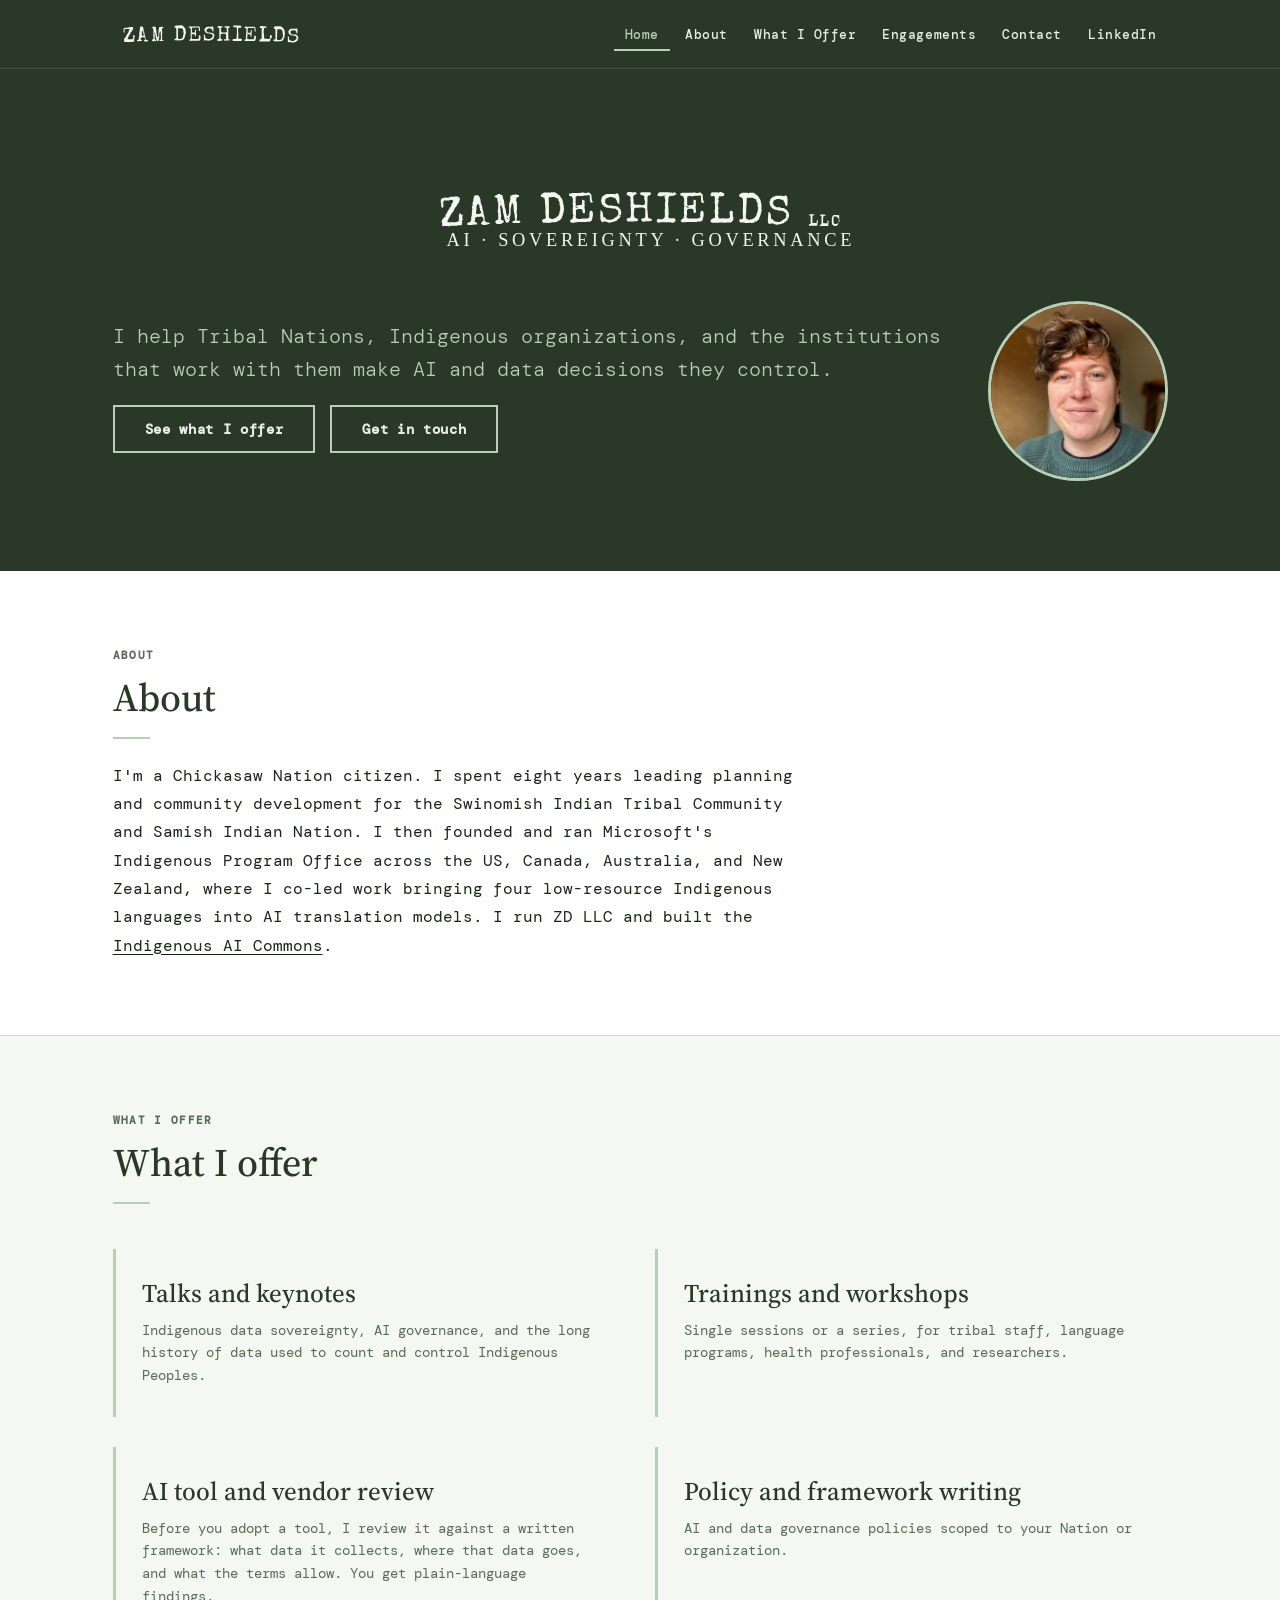
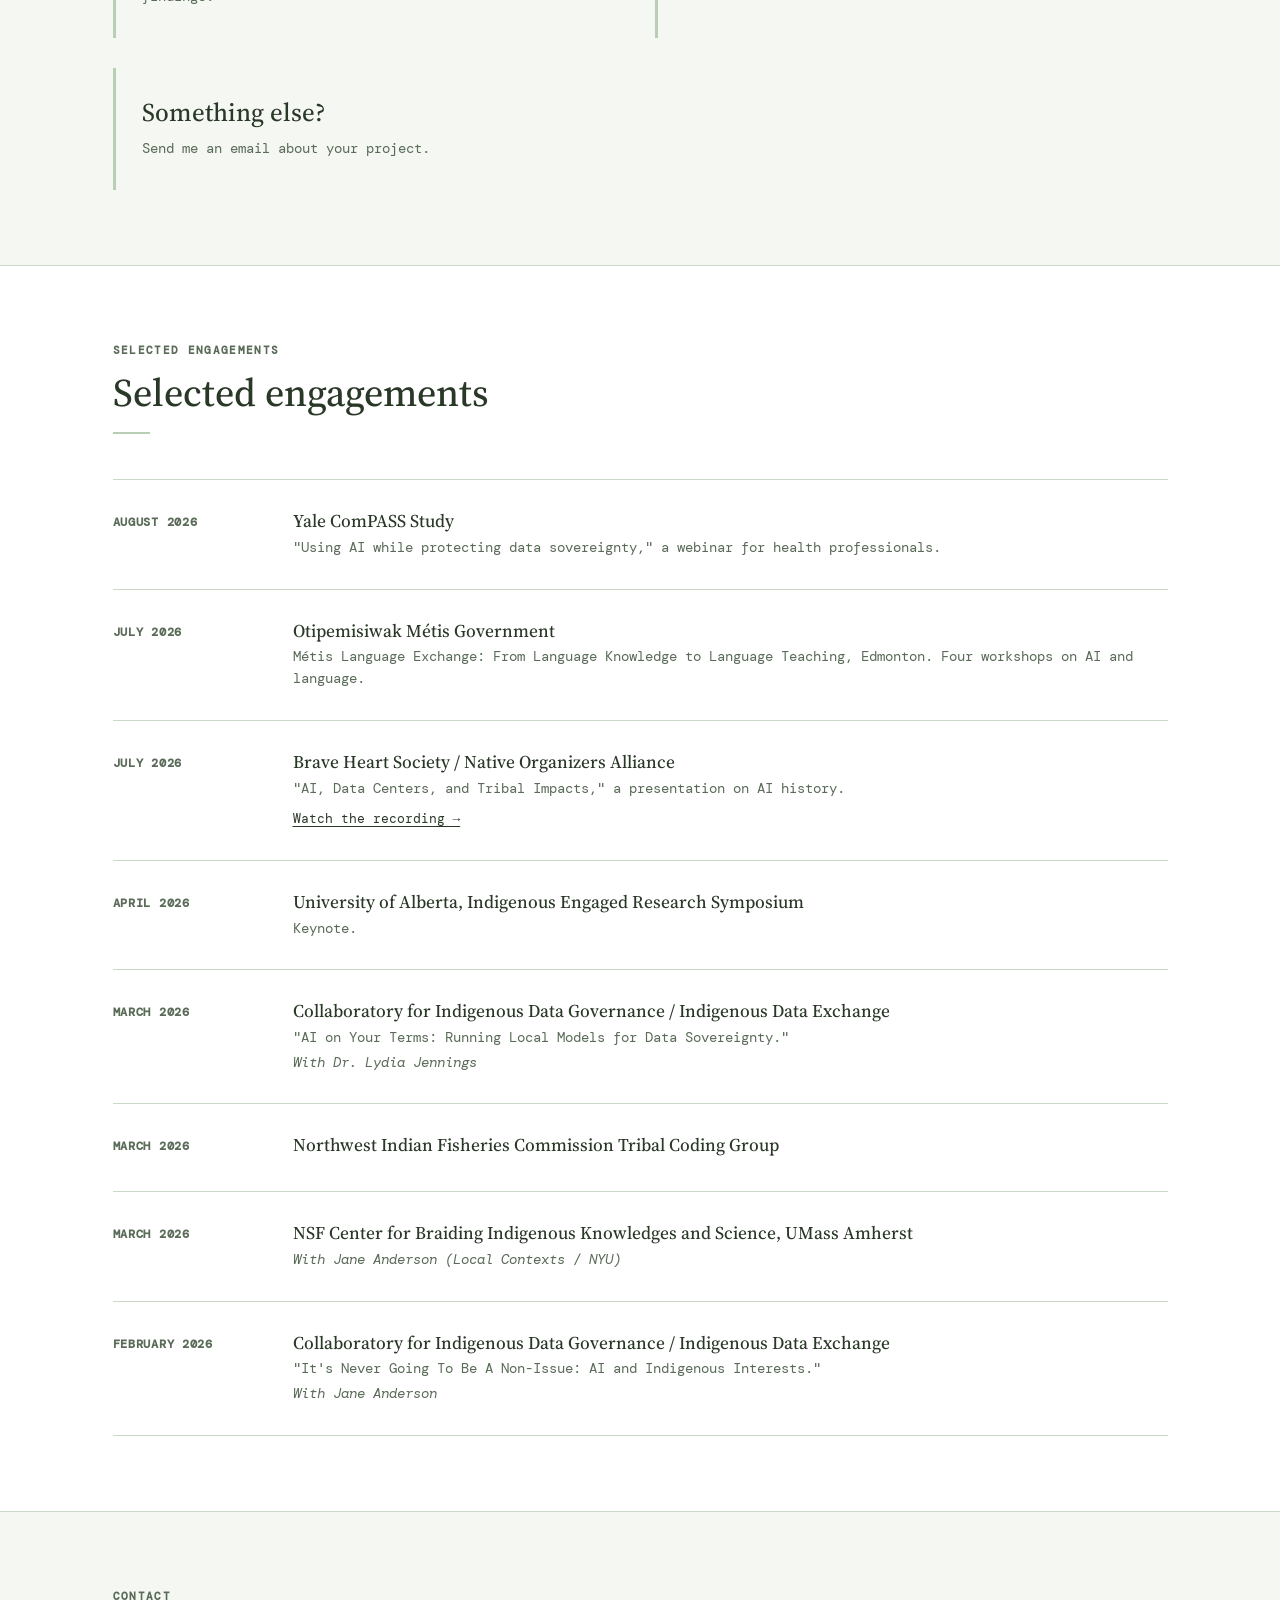
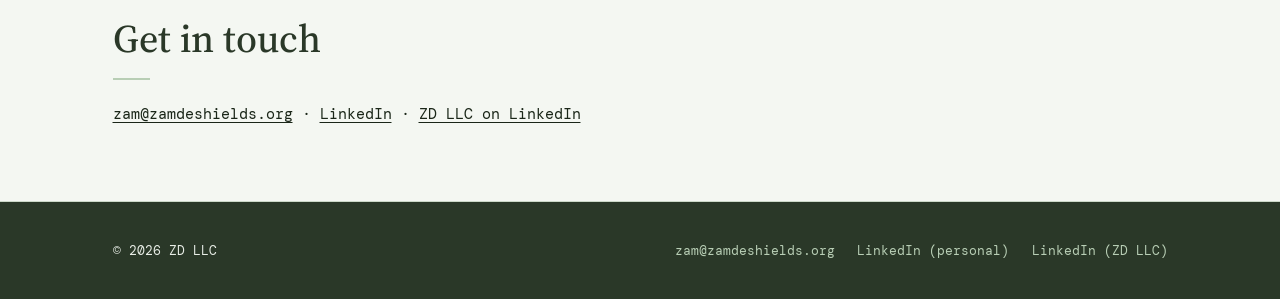
<file: index.html>
<!DOCTYPE html>
<html lang="en">
<head>
  <meta charset="UTF-8">
  <meta name="viewport" content="width=device-width, initial-scale=1.0">
  <title>Zam DeShields — AI &amp; Data Decisions for Tribal Nations</title>
  <meta name="description" content="Zam DeShields helps Tribal Nations, Indigenous organizations, and the institutions that work with them make AI and data decisions they control.">

  <!-- Open Graph -->
  <meta property="og:title" content="Zam DeShields — AI &amp; Data Decisions for Tribal Nations" />
  <meta property="og:description" content="Zam DeShields helps Tribal Nations, Indigenous organizations, and the institutions that work with them make AI and data decisions they control." />
  <meta property="og:type" content="website" />
  <meta property="og:url" content="https://zamdeshields.org/" />
  <meta property="og:image" content="https://zamdeshields.org/assets/images/og-image.png" />

  <link rel="stylesheet" href="assets/css/style.css">
  <link rel="preconnect" href="https://fonts.googleapis.com">
  <link rel="preconnect" href="https://fonts.gstatic.com" crossorigin>
  <link href="https://fonts.googleapis.com/css2?family=Source+Serif+4:ital,opsz,wght@0,8..60,400;0,8..60,600;0,8..60,700;1,8..60,400&family=DM+Mono:wght@400;500&display=swap" rel="stylesheet">
</head>
<body>

  <!-- Navigation -->
  <nav class="site-nav" aria-label="Main navigation">
    <div class="container">
      <div class="nav-inner">
        <a href="index.html" class="nav-logo" aria-label="ZD LLC home">
          <img src="assets/images/zd_logo_nav.svg" alt="Zam DeShields logo">
        </a>
        <button class="nav-toggle" aria-controls="nav-links" aria-expanded="false" aria-label="Toggle navigation">
          <span></span><span></span><span></span>
        </button>
        <ul class="nav-links" id="nav-links" role="list">
          <li><a href="index.html">Home</a></li>
          <li><a href="#about">About</a></li>
          <li><a href="#work">What I Offer</a></li>
          <li><a href="#engagements">Engagements</a></li>
          <li><a href="#contact">Contact</a></li>
          <li><a href="https://www.linkedin.com/in/zam-deshields/" target="_blank" rel="noopener noreferrer">LinkedIn</a></li>
        </ul>
      </div>
    </div>
  </nav>

  <!-- Hero -->
  <section class="hero" aria-label="Introduction">
    <div class="container">
      <img
        src="assets/images/zd_logo_hero.svg"
        alt="Zam DeShields"
        class="hero-logo"
      >
      <div class="hero-content">
        <div class="hero-text">
          <p class="hero-lead">I help Tribal Nations, Indigenous organizations, and the institutions that work with them make AI and data decisions they control.</p>
          <div style="display:flex; gap:1rem; flex-wrap:wrap; margin-top:0.5rem;">
            <a href="#work" class="btn btn-outline">See what I offer</a>
            <a href="#contact" class="btn btn-outline">Get in touch</a>
          </div>
        </div>
        <div class="hero-headshot">
          <img
            src="/assets/images/zam-headshot-temp.jpg"
            alt="Zam DeShields, portrait"
            class="headshot-img"
          >
        </div>
      </div>
    </div>
  </section>

  <!-- About -->
  <section id="about" aria-labelledby="about-heading">
    <div class="container">
      <p class="section-label">About</p>
      <h2 id="about-heading">About</h2>
      <div class="divider" aria-hidden="true"></div>
      <div class="about-prose" style="margin-top: 1.5rem;">
        <p>I'm a Chickasaw Nation citizen. I spent eight years leading planning and community development for the Swinomish Indian Tribal Community and Samish Indian Nation. I then founded and ran Microsoft's Indigenous Program Office across the US, Canada, Australia, and New Zealand, where I co-led work bringing four low-resource Indigenous languages into AI translation models. I run ZD LLC and built the <a href="https://indigenousaicommons.org" target="_blank" rel="noopener noreferrer">Indigenous AI Commons</a>.</p>
        <!-- [FILL] Add a line and link once the Indigenous Data Alliance publishes Zam's contributor title. -->
      </div>
    </div>
  </section>

  <!-- What I Offer -->
  <section id="work" class="section-alt" aria-labelledby="work-heading">
    <div class="container">
      <p class="section-label">What I Offer</p>
      <h2 id="work-heading">What I offer</h2>
      <div class="divider" aria-hidden="true"></div>
      <div class="services-grid">
        <div class="service-card">
          <h3>Talks and keynotes</h3>
          <p>Indigenous data sovereignty, AI governance, and the long history of data used to count and control Indigenous Peoples.</p>
        </div>
        <div class="service-card">
          <h3>Trainings and workshops</h3>
          <p>Single sessions or a series, for tribal staff, language programs, health professionals, and researchers.</p>
        </div>
        <div class="service-card">
          <h3>AI tool and vendor review</h3>
          <p>Before you adopt a tool, I review it against a written framework: what data it collects, where that data goes, and what the terms allow. You get plain-language findings.</p>
        </div>
        <div class="service-card">
          <h3>Policy and framework writing</h3>
          <p>AI and data governance policies scoped to your Nation or organization.</p>
        </div>
        <div class="service-card">
          <h3>Something else?</h3>
          <p>Send me an email about your project.</p>
        </div>
      </div>
    </div>
  </section>

  <!-- Selected Engagements -->
  <section id="engagements" aria-labelledby="engagements-heading">
    <div class="container">
      <p class="section-label">Selected Engagements</p>
      <h2 id="engagements-heading">Selected engagements</h2>
      <div class="divider" aria-hidden="true"></div>

      <div class="speaking-timeline" role="list">

        <article class="timeline-item" role="listitem">
          <div class="timeline-date">August 2026</div>
          <div class="timeline-content">
            <h3>Yale ComPASS Study</h3>
            <p class="venue">"Using AI while protecting data sovereignty," a webinar for health professionals.</p>
          </div>
        </article>

        <article class="timeline-item" role="listitem">
          <div class="timeline-date">July 2026</div>
          <div class="timeline-content">
            <h3>Otipemisiwak M&eacute;tis Government</h3>
            <p class="venue">M&eacute;tis Language Exchange: From Language Knowledge to Language Teaching, Edmonton. Four workshops on AI and language.</p>
          </div>
        </article>

        <article class="timeline-item" role="listitem">
          <div class="timeline-date">July 2026</div>
          <div class="timeline-content">
            <h3>Brave Heart Society / Native Organizers Alliance</h3>
            <p class="venue">"AI, Data Centers, and Tribal Impacts," a presentation on AI history.</p>
            <a href="https://www.youtube.com/watch?v=69LpmkDhLIE" target="_blank" rel="noopener noreferrer" class="recording-link">Watch the recording →</a>
          </div>
        </article>

        <article class="timeline-item" role="listitem">
          <div class="timeline-date">April 2026</div>
          <div class="timeline-content">
            <h3>University of Alberta, Indigenous Engaged Research Symposium</h3>
            <p class="venue">Keynote.</p>
          </div>
        </article>

        <article class="timeline-item" role="listitem">
          <div class="timeline-date">March 2026</div>
          <div class="timeline-content">
            <h3>Collaboratory for Indigenous Data Governance / Indigenous Data Exchange</h3>
            <p class="venue">"AI on Your Terms: Running Local Models for Data Sovereignty."</p>
            <p class="co-presenter">With Dr. Lydia Jennings</p>
          </div>
        </article>

        <article class="timeline-item" role="listitem">
          <div class="timeline-date">March 2026</div>
          <div class="timeline-content">
            <h3>Northwest Indian Fisheries Commission Tribal Coding Group</h3>
          </div>
        </article>

        <article class="timeline-item" role="listitem">
          <div class="timeline-date">March 2026</div>
          <div class="timeline-content">
            <h3>NSF Center for Braiding Indigenous Knowledges and Science, UMass Amherst</h3>
            <p class="co-presenter">With Jane Anderson (Local Contexts / NYU)</p>
          </div>
        </article>

        <article class="timeline-item" role="listitem">
          <div class="timeline-date">February 2026</div>
          <div class="timeline-content">
            <h3>Collaboratory for Indigenous Data Governance / Indigenous Data Exchange</h3>
            <p class="venue">"It's Never Going To Be A Non-Issue: AI and Indigenous Interests."</p>
            <p class="co-presenter">With Jane Anderson</p>
          </div>
        </article>

      </div>
    </div>
  </section>

  <!-- Contact -->
  <section id="contact" class="section-alt" aria-labelledby="contact-heading">
    <div class="container">
      <p class="section-label">Contact</p>
      <h2 id="contact-heading">Get in touch</h2>
      <div class="divider" aria-hidden="true"></div>
      <p class="about-prose" style="margin-top: 1.5rem;">
        <a href="mailto:zam@zamdeshields.org">zam@zamdeshields.org</a>
        &middot;
        <a href="https://www.linkedin.com/in/zam-deshields/" target="_blank" rel="noopener noreferrer">LinkedIn</a>
        &middot;
        <a href="https://linkedin.com/company/zam-deshields-llc" target="_blank" rel="noopener noreferrer">ZD LLC on LinkedIn</a>
      </p>
    </div>
  </section>

  <!-- Footer -->
  <footer class="site-footer" role="contentinfo">
    <div class="container">
      <div class="footer-inner">
        <span>&copy; 2026 ZD LLC</span>
        <ul class="footer-links" role="list">
          <li><a href="mailto:zam@zamdeshields.org">zam@zamdeshields.org</a></li>
          <li><a href="https://www.linkedin.com/in/zam-deshields/" target="_blank" rel="noopener noreferrer">LinkedIn (personal)</a></li>
          <li><a href="https://linkedin.com/company/zam-deshields-llc" target="_blank" rel="noopener noreferrer">LinkedIn (ZD LLC)</a></li>
        </ul>
      </div>
    </div>
  </footer>

  <script src="assets/js/main.js"></script>
  <script data-goatcounter="https://zam-builds.goatcounter.com/count" async src="//gc.zgo.at/count.js"></script>
</body>
</html>
</file>
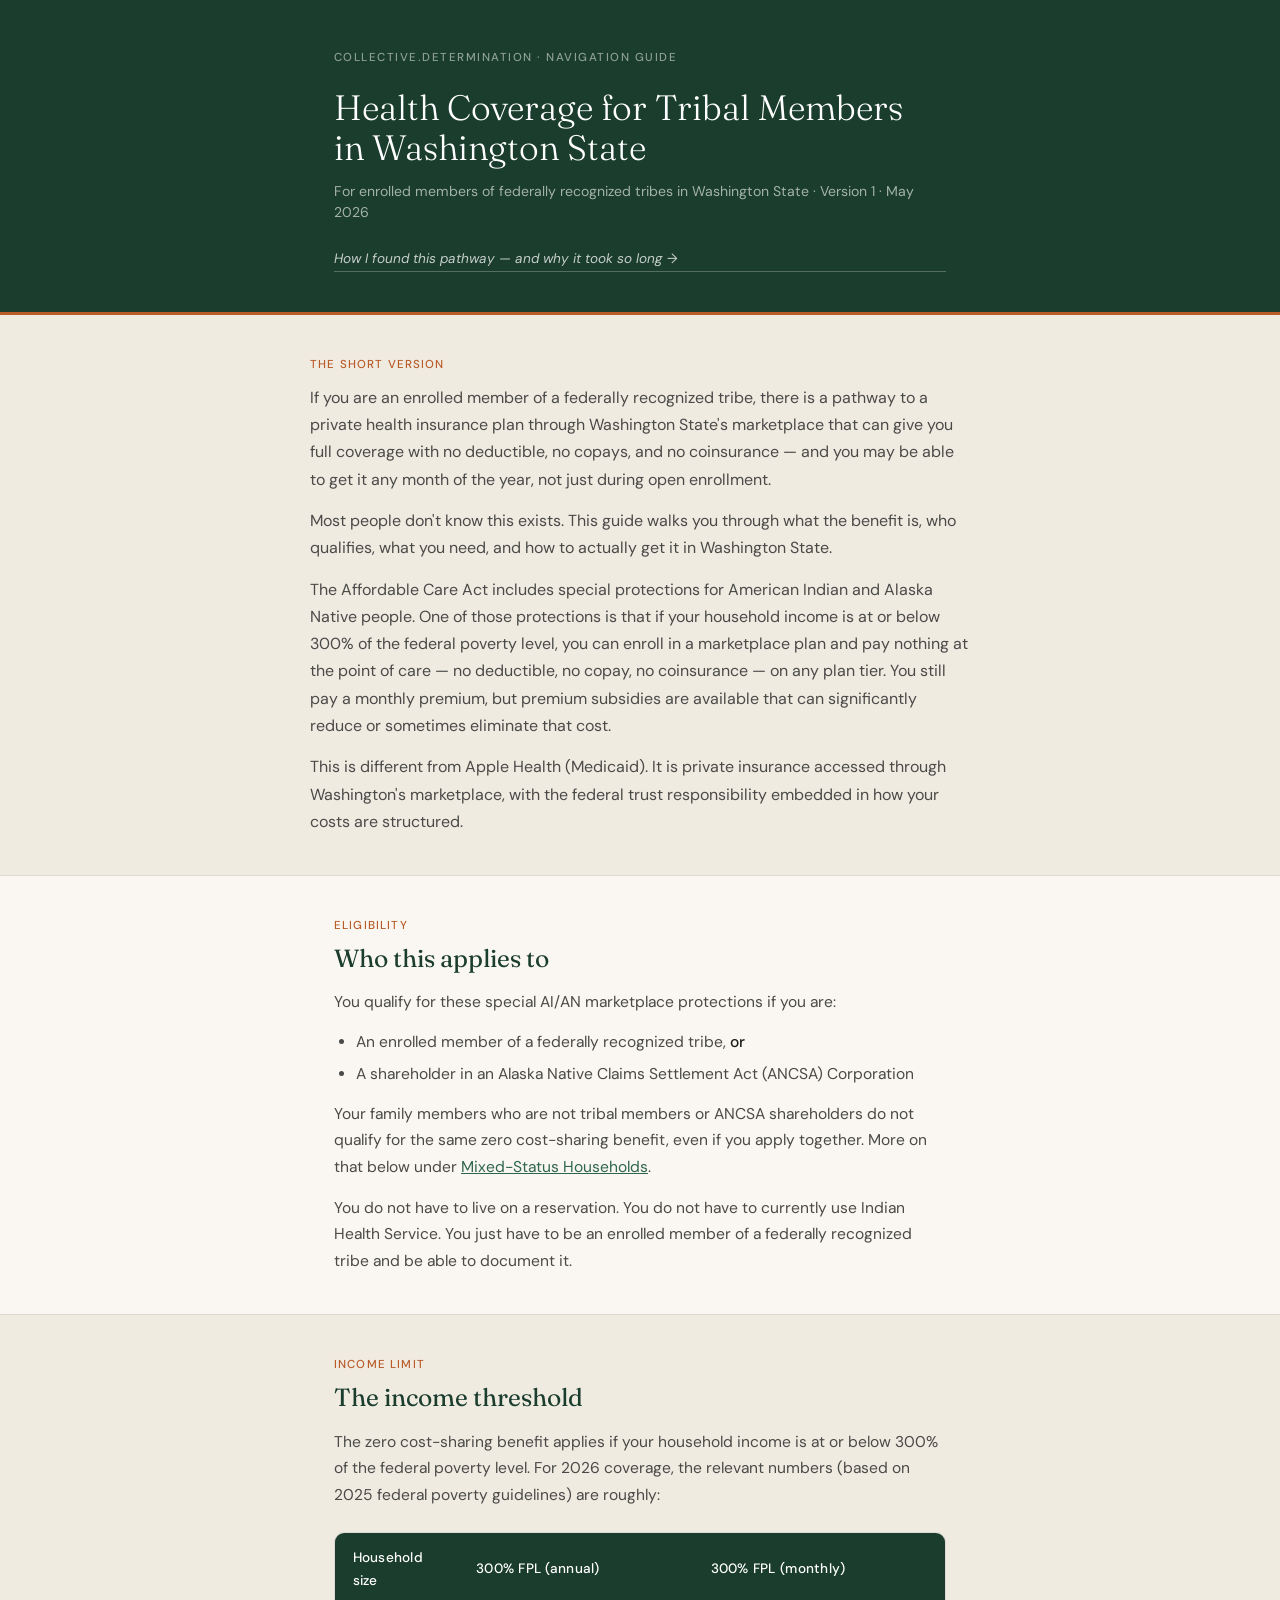
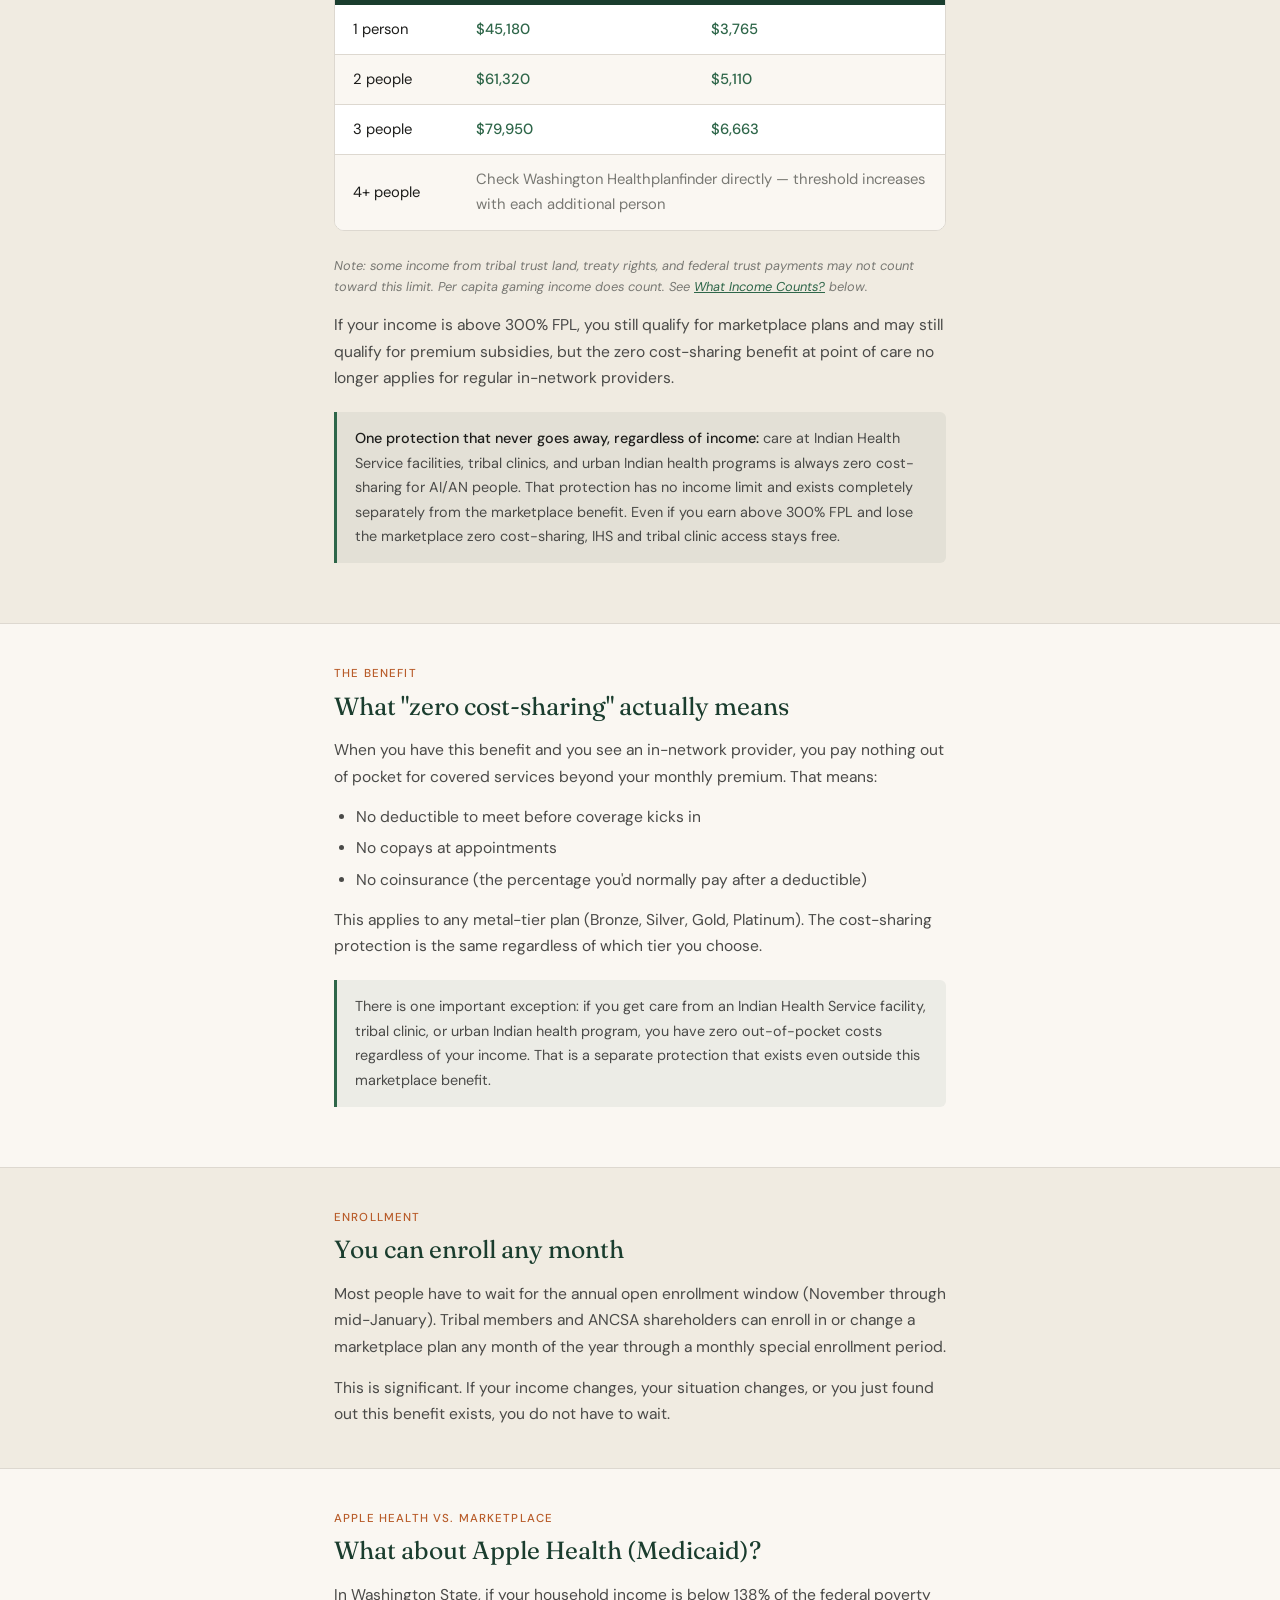
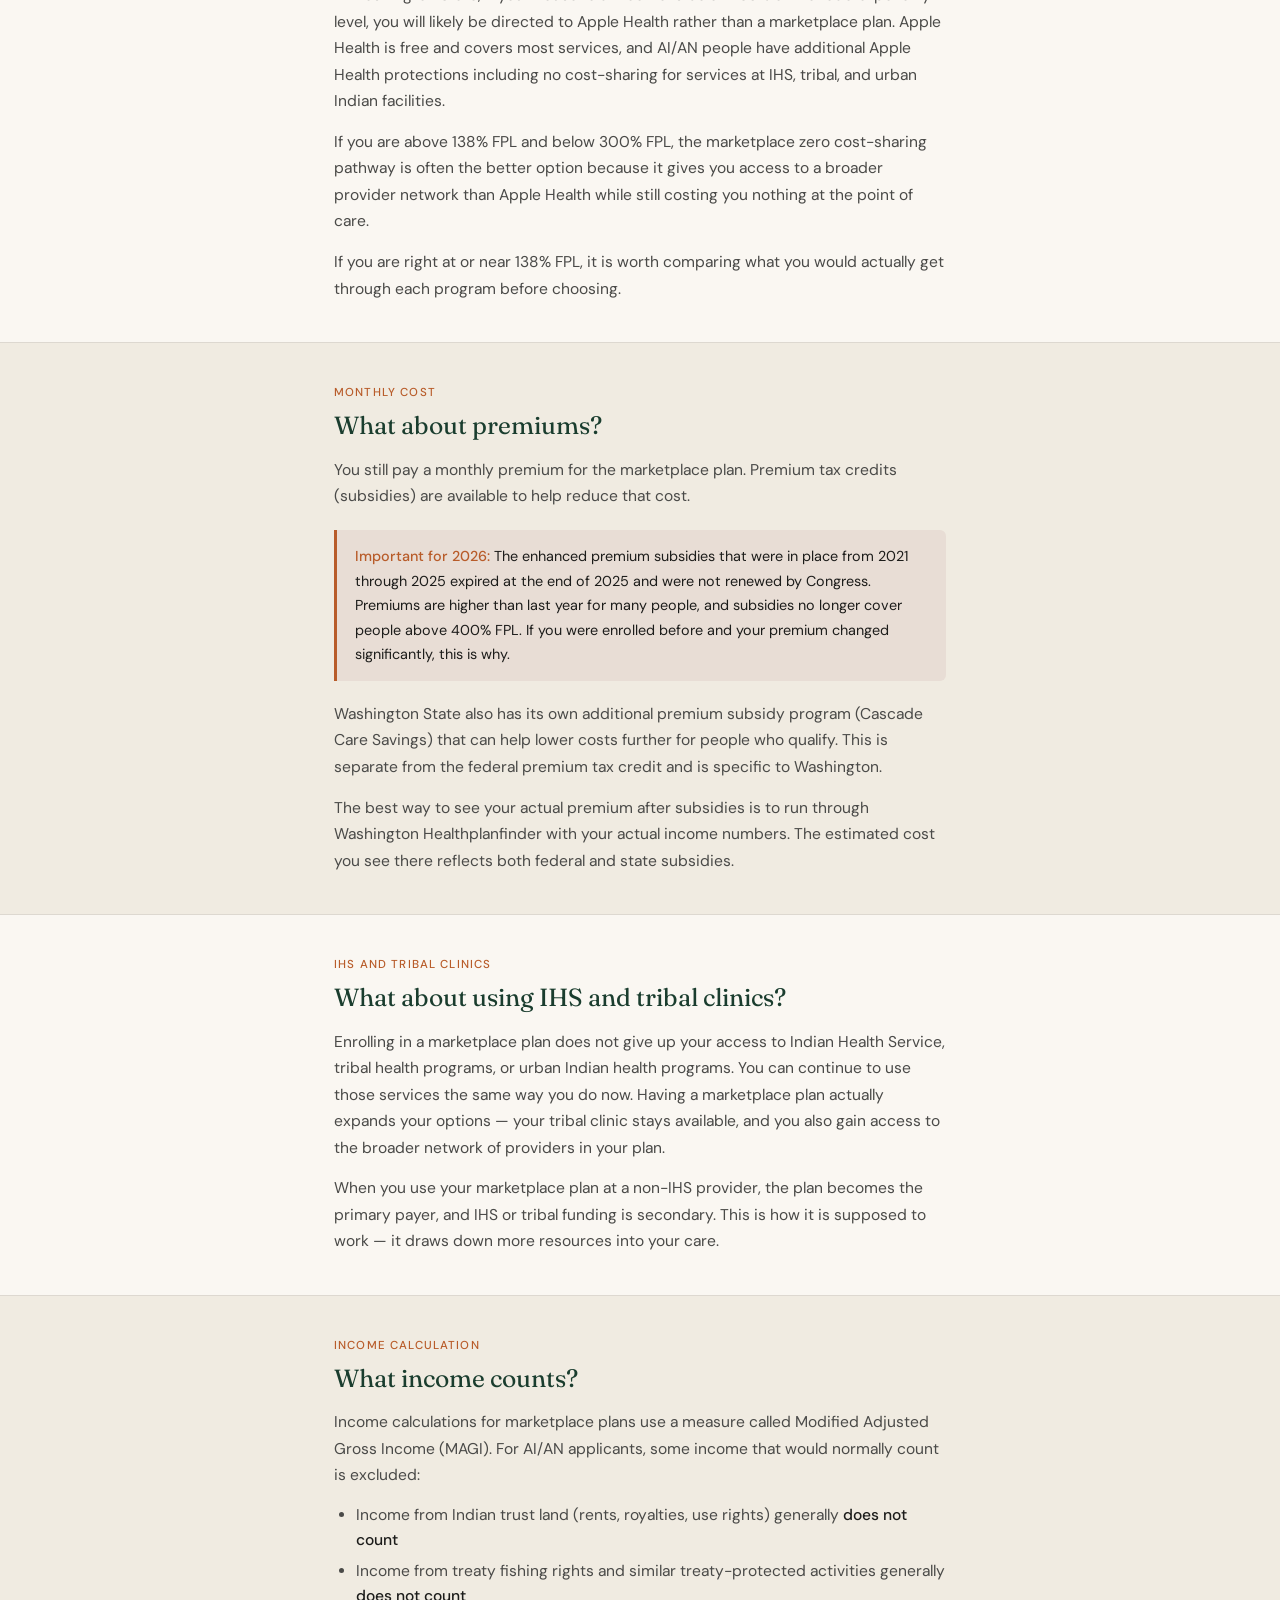
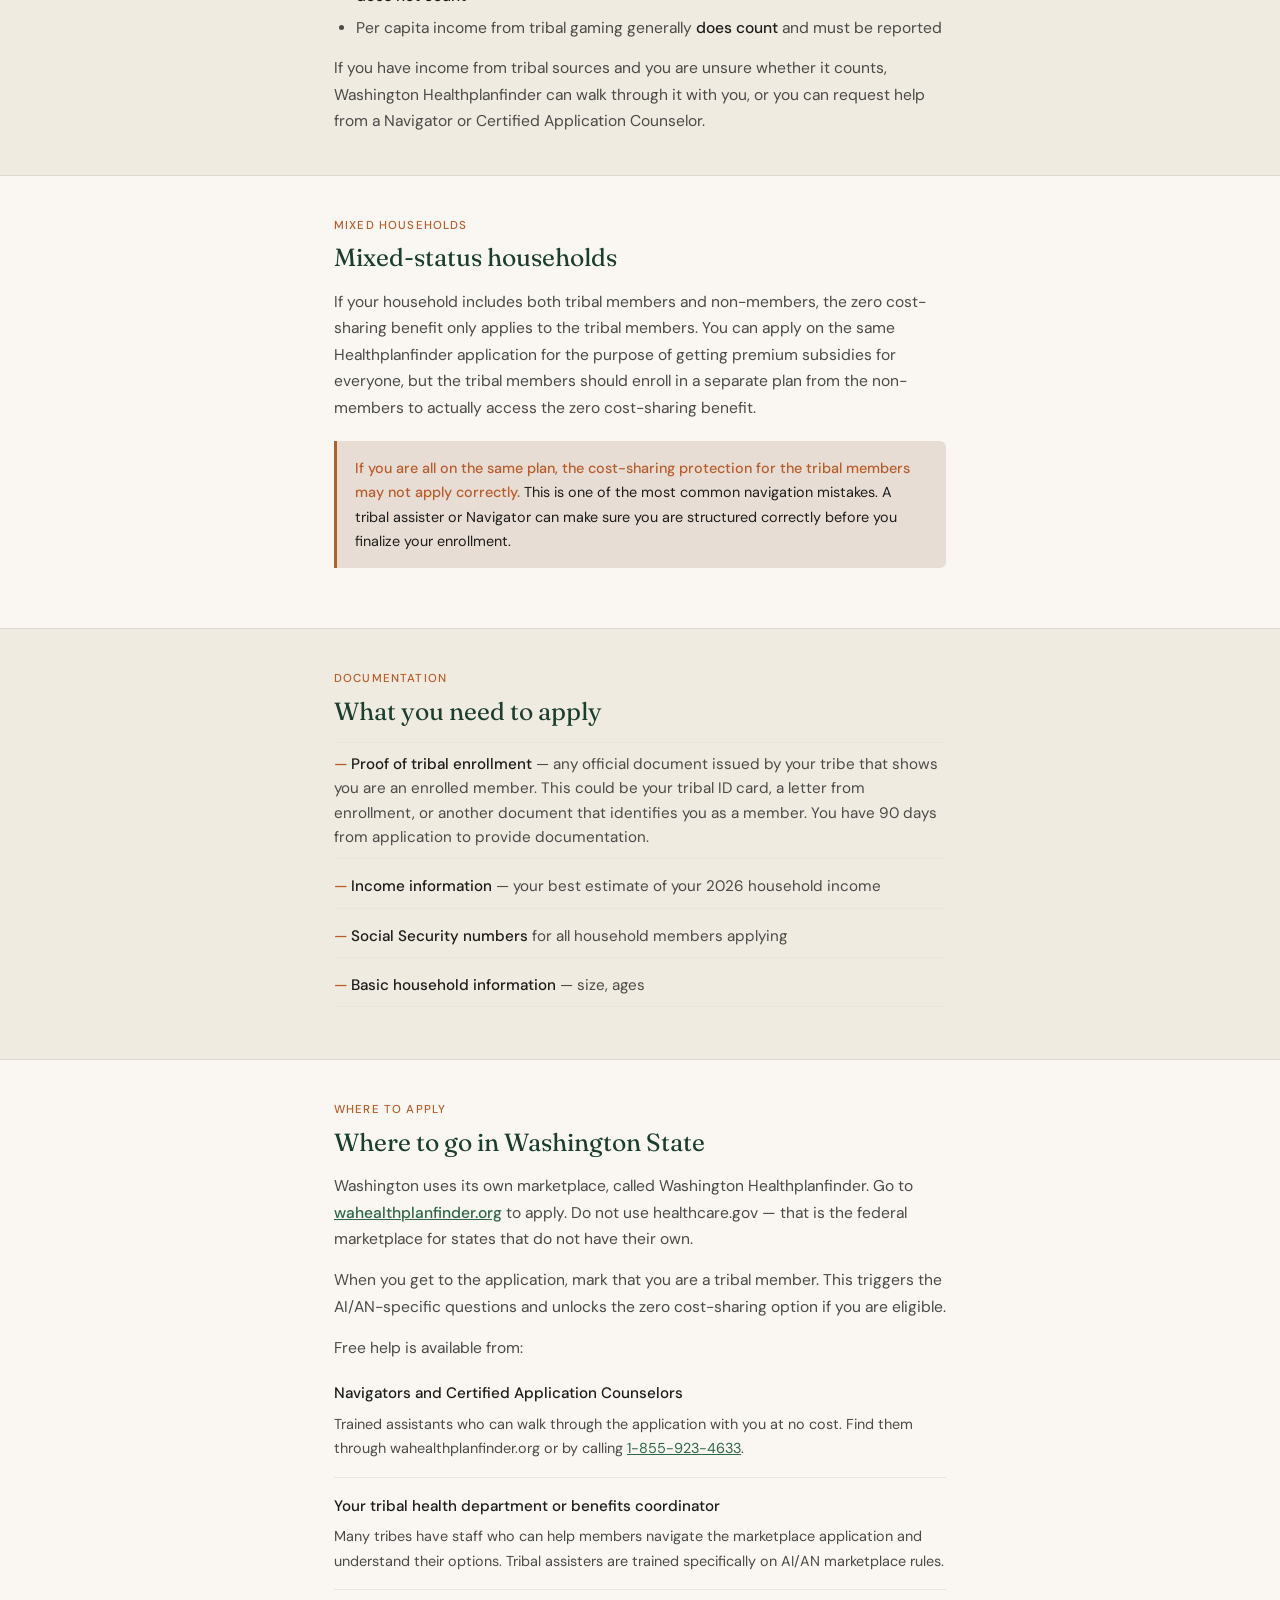
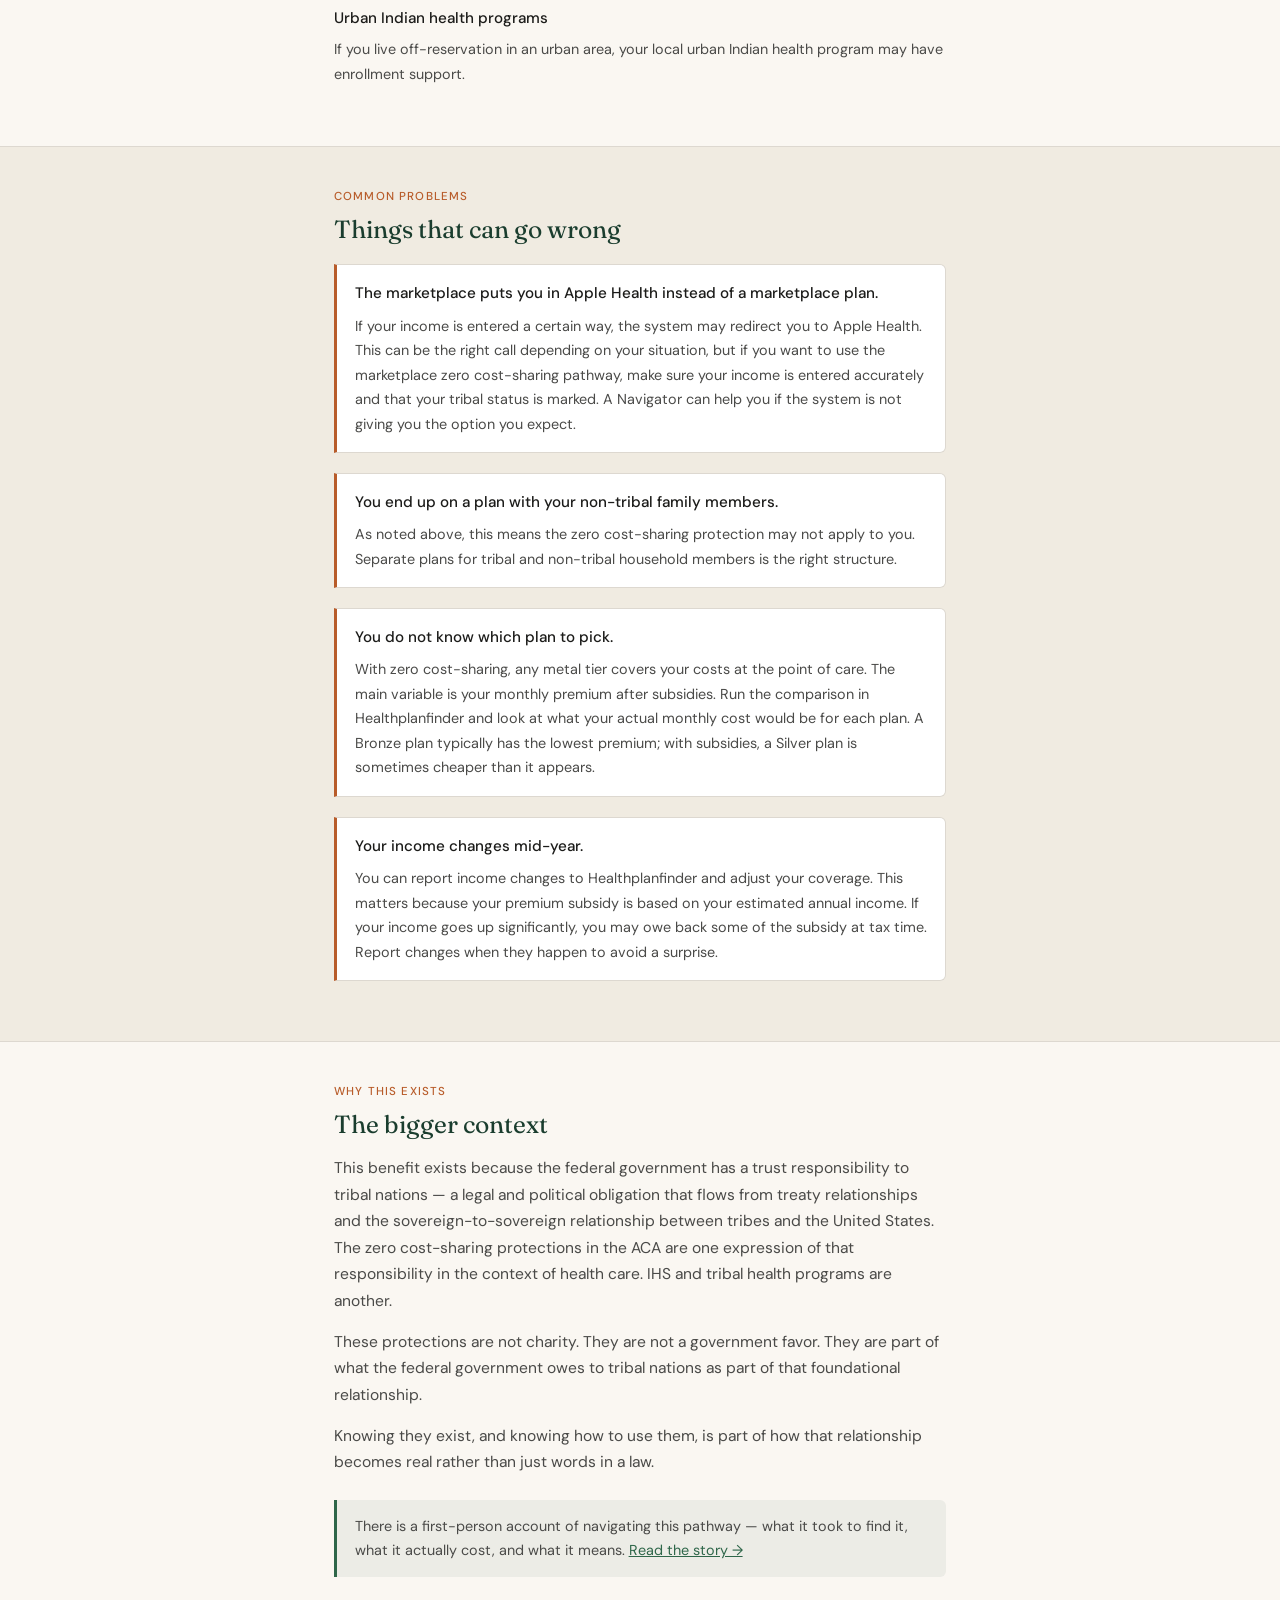
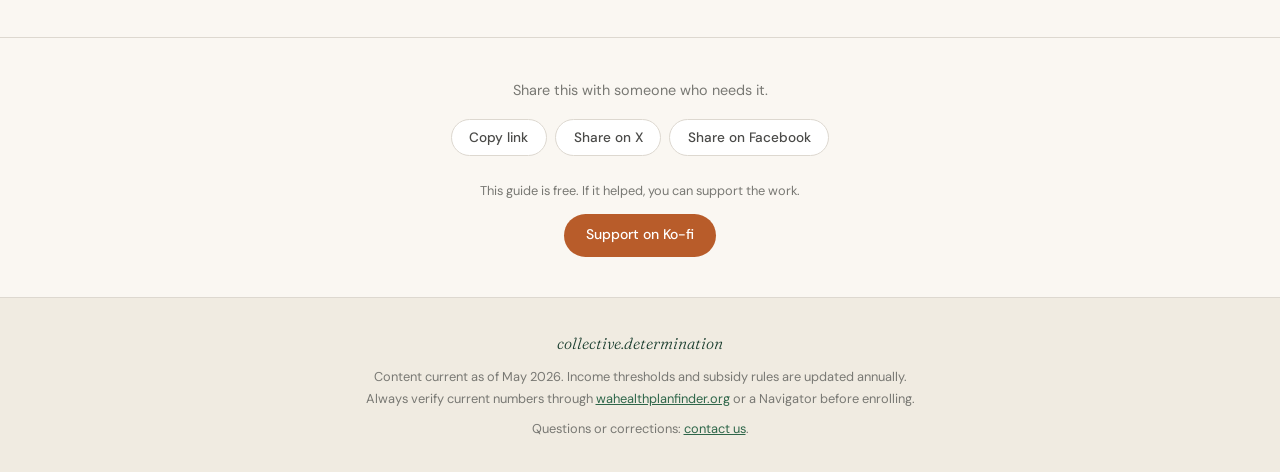
<file: nav/indigenous-health-wa-nav.html>
<!DOCTYPE html>
<html lang="en">
<head>
<meta charset="UTF-8">
<meta name="viewport" content="width=device-width, initial-scale=1.0">
<title>Health Coverage for Tribal Members in Washington State — Navigation Reference</title>
<meta name="description" content="A plain-language navigation guide for enrolled tribal members in Washington State. Zero cost-sharing marketplace health coverage, income thresholds, how to apply, and what can go wrong.">
<link rel="preconnect" href="https://fonts.googleapis.com">
<link rel="preconnect" href="https://fonts.gstatic.com" crossorigin>
<link href="https://fonts.googleapis.com/css2?family=Fraunces:ital,opsz,wght@0,9..144,300;0,9..144,400;0,9..144,500;1,9..144,300;1,9..144,400&family=DM+Sans:wght@400;500&display=swap" rel="stylesheet">
<style>
  *, *::before, *::after { box-sizing: border-box; margin: 0; padding: 0; }

  :root {
    --forest:       #1A3D2E;
    --forest-mid:   #2E6649;
    --forest-light: #4A9068;
    --cream:        #FAF7F2;
    --cream-dark:   #F0EBE1;
    --terra:        #B85C2A;
    --terra-light:  #E8DDD5;
    --text:         #1C1C1A;
    --text-mid:     #4A4A48;
    --text-light:   #787873;
    --border:       #DDD8D0;
    --border-light: #EAE6DF;
    --white:        #FFFFFF;
    --radius:       10px;
    --radius-sm:    6px;
    --max-prose:    660px;
  }

  body {
    font-family: 'DM Sans', system-ui, sans-serif;
    background: var(--cream);
    color: var(--text);
    font-size: 16px;
    line-height: 1.7;
    -webkit-font-smoothing: antialiased;
  }

  h1, h2, h3 {
    font-family: 'Fraunces', Georgia, serif;
    font-weight: 400;
    line-height: 1.2;
  }

  a { color: var(--forest-mid); }
  a:hover { color: var(--forest); }

  /* ── WRAPPER ── */
  .wrapper {
    max-width: var(--max-prose);
    margin: 0 auto;
    padding: 0 1.5rem;
  }

  /* ── DOCUMENT HEADER ── */
  .doc-header {
    background: var(--forest);
    color: #fff;
    padding: 3rem 1.5rem 2.5rem;
    border-bottom: 3px solid var(--terra);
  }
  .doc-header .wrapper { display: flex; flex-direction: column; gap: 0; }
  .doc-provenance {
    font-size: 0.72rem;
    text-transform: uppercase;
    letter-spacing: 0.13em;
    color: rgba(255,255,255,0.5);
    margin-bottom: 1.25rem;
    font-weight: 500;
  }
  .doc-provenance a { color: rgba(255,255,255,0.65); text-decoration: none; }
  .doc-provenance a:hover { color: #fff; }
  .doc-header h1 {
    font-size: clamp(1.6rem, 4vw, 2.2rem);
    font-weight: 300;
    color: #fff;
    margin-bottom: 0.75rem;
    line-height: 1.15;
  }
  .doc-byline {
    font-size: 0.88rem;
    color: rgba(255,255,255,0.6);
    line-height: 1.5;
    margin-bottom: 1.5rem;
  }
  .doc-story-link {
    display: inline-block;
    font-size: 0.85rem;
    color: rgba(255,255,255,0.75);
    text-decoration: none;
    border-bottom: 1px solid rgba(255,255,255,0.25);
    padding-bottom: 1px;
    transition: color 0.15s, border-color 0.15s;
    font-style: italic;
  }
  .doc-story-link:hover { color: #fff; border-color: rgba(255,255,255,0.6); }

  /* ── SHORT VERSION / LEAD ── */
  .section-lead {
    background: var(--cream-dark);
    border-bottom: 1px solid var(--border);
    padding: 2.5rem 1.5rem;
  }
  .section-lead p {
    font-size: 1rem;
    color: var(--text-mid);
    margin-bottom: 0.9rem;
    max-width: var(--max-prose);
    margin-left: auto;
    margin-right: auto;
  }
  .section-lead p:last-child { margin-bottom: 0; }
  .section-lead .lead-label {
    font-size: 0.72rem;
    text-transform: uppercase;
    letter-spacing: 0.1em;
    color: var(--terra);
    font-weight: 500;
    margin-bottom: 0.6rem;
    display: block;
  }

  /* ── SECTIONS ── */
  section {
    padding: 2.5rem 1.5rem;
    border-bottom: 1px solid var(--border);
  }
  section:last-of-type { border-bottom: none; }
  section.section-alt { background: var(--cream-dark); }

  .section-label {
    font-size: 0.72rem;
    text-transform: uppercase;
    letter-spacing: 0.1em;
    color: var(--terra);
    font-weight: 500;
    margin-bottom: 0.5rem;
    display: block;
  }

  section h2 {
    font-size: clamp(1.2rem, 3vw, 1.55rem);
    color: var(--forest);
    margin-bottom: 1rem;
    font-weight: 400;
  }

  section p {
    color: var(--text-mid);
    margin-bottom: 0.9rem;
    font-size: 0.975rem;
  }
  section p:last-child { margin-bottom: 0; }

  section ul, section ol {
    padding-left: 1.4rem;
    margin: 0.5rem 0 0.9rem;
  }
  section li {
    color: var(--text-mid);
    font-size: 0.975rem;
    margin-bottom: 0.4rem;
    line-height: 1.6;
  }
  section li:last-child { margin-bottom: 0; }
  section strong { color: var(--text); font-weight: 500; }

  /* ── INCOME TABLE ── */
  .income-table-wrap {
    margin: 1.5rem 0;
    overflow-x: auto;
    border: 1px solid var(--border);
    border-radius: var(--radius);
    background: var(--white);
  }
  table { width: 100%; border-collapse: collapse; }
  thead { background: var(--forest); }
  thead th {
    color: #fff;
    font-weight: 500;
    font-size: 0.85rem;
    text-align: left;
    padding: 0.8rem 1.1rem;
    letter-spacing: 0.02em;
  }
  tbody tr { border-bottom: 1px solid var(--border); }
  tbody tr:last-child { border-bottom: none; }
  tbody tr:nth-child(even) { background: var(--cream); }
  tbody td {
    padding: 0.75rem 1.1rem;
    font-size: 0.925rem;
    color: var(--text);
  }
  tbody td:not(:first-child) { font-weight: 500; color: var(--forest-mid); }
  .table-note {
    font-size: 0.8rem;
    color: var(--text-light);
    margin-top: 0.5rem;
    font-style: italic;
  }

  /* ── CALLOUT ── */
  .callout {
    background: var(--terra-light);
    border-left: 3px solid var(--terra);
    border-radius: 0 var(--radius-sm) var(--radius-sm) 0;
    padding: 0.9rem 1.1rem;
    margin: 1.25rem 0;
  }
  .callout p { font-size: 0.9rem; color: var(--text); margin: 0 0 0.5rem; }
  .callout p:last-child { margin-bottom: 0; }
  .callout strong { color: var(--terra); }

  /* ── FOREST CALLOUT (for contextual notes) ── */
  .callout-forest {
    background: rgba(26,61,46,0.06);
    border-left: 3px solid var(--forest-mid);
    border-radius: 0 var(--radius-sm) var(--radius-sm) 0;
    padding: 0.9rem 1.1rem;
    margin: 1.25rem 0;
  }
  .callout-forest p { font-size: 0.9rem; color: var(--text-mid); margin: 0 0 0.5rem; }
  .callout-forest p:last-child { margin-bottom: 0; }

  /* ── WARN LIST (Things That Can Go Wrong) ── */
  .warn-list { display: flex; flex-direction: column; gap: 1.25rem; margin: 1.25rem 0; }
  .warn-item {
    border: 1px solid var(--border);
    border-left: 3px solid var(--terra);
    border-radius: 0 var(--radius-sm) var(--radius-sm) 0;
    background: var(--white);
    padding: 1rem 1.1rem;
  }
  .warn-title {
    font-weight: 500;
    font-size: 0.95rem;
    color: var(--text);
    margin-bottom: 0.4rem;
  }
  .warn-item p {
    font-size: 0.9rem;
    color: var(--text-mid);
    margin-bottom: 0.4rem;
  }
  .warn-item p:last-child { margin-bottom: 0; }

  /* ── RESOURCE LIST (Where to Go) ── */
  .resource-list { display: flex; flex-direction: column; gap: 1rem; margin: 1.25rem 0; }
  .resource-item {
    border-bottom: 1px solid var(--border-light);
    padding-bottom: 1rem;
  }
  .resource-item:last-child { border-bottom: none; padding-bottom: 0; }
  .resource-name {
    font-weight: 500;
    font-size: 0.95rem;
    color: var(--text);
    margin-bottom: 0.3rem;
  }
  .resource-item p { font-size: 0.9rem; color: var(--text-mid); margin: 0; }

  /* ── NEED LIST (What You Need to Apply) ── */
  section ul.need-list { list-style: none; padding-left: 0; margin: 0.75rem 0; }
  section ul.need-list li {
    padding: 0.55rem 0;
    border-bottom: 1px solid var(--border-light);
    font-size: 0.95rem;
    color: var(--text-mid);
  }
  section ul.need-list li:first-child { border-top: 1px solid var(--border-light); }
  section ul.need-list li::before { content: '—  '; color: var(--terra); font-weight: 500; }

  /* ── KO-FI ── */
  .kofi-block {
    padding: 2rem 1.5rem;
    text-align: center;
    border-top: 1px solid var(--border);
    background: var(--cream);
  }
  .kofi-block p {
    font-size: 0.875rem;
    color: var(--text-light);
    margin-bottom: 0.75rem;
  }
  /* Ko-fi widget iframe resets */
  .kofi-block iframe { border: none; max-width: 100%; }

  /* ── FOOTER ── */
  footer {
    background: var(--cream-dark);
    border-top: 1px solid var(--border);
    padding: 2rem 1.5rem;
    text-align: center;
  }
  footer p {
    font-size: 0.8rem;
    color: var(--text-light);
    line-height: 1.7;
    max-width: var(--max-prose);
    margin: 0 auto;
  }
  footer p + p { margin-top: 0.5rem; }
  footer a { color: var(--forest-mid); }
  .footer-brand {
    font-family: 'Fraunces', serif;
    font-weight: 300;
    font-style: italic;
    font-size: 1rem;
    color: var(--forest);
    display: block;
    margin-bottom: 0.6rem;
  }

  /* ── SHARE BLOCK ── */
  .share-block {
    padding: 2.5rem 1.5rem;
    border-top: 1px solid var(--border);
    text-align: center;
  }
  .share-prompt {
    font-size: 0.9rem;
    color: var(--text-light);
    margin-bottom: 1rem;
    max-width: var(--max-prose);
    margin-left: auto;
    margin-right: auto;
  }
  .share-actions {
    display: flex;
    flex-wrap: wrap;
    gap: 0.5rem;
    justify-content: center;
    margin-bottom: 1.5rem;
  }
  .share-btn {
    display: inline-block;
    font-size: 0.85rem;
    font-weight: 500;
    padding: 0.5rem 1.1rem;
    border-radius: 100px;
    border: 1px solid var(--border);
    background: var(--white);
    color: var(--text-mid);
    text-decoration: none;
    cursor: pointer;
    font-family: inherit;
    transition: background 0.15s, border-color 0.15s;
    line-height: 1.4;
  }
  .share-btn:hover { background: var(--cream-dark); border-color: var(--text-light); color: var(--text); }
  .share-btn--copy.copied { background: var(--forest); color: #fff; border-color: var(--forest); }
  .share-kofi-note {
    font-size: 0.8rem;
    color: var(--text-light);
    margin-bottom: 0.75rem;
  }
  .share-kofi-btn {
    display: inline-block;
    background: var(--terra);
    color: #fff;
    text-decoration: none;
    font-size: 0.875rem;
    font-weight: 500;
    padding: 0.6rem 1.4rem;
    border-radius: 100px;
    transition: background 0.15s;
  }
  .share-kofi-btn:hover { background: #9E4D22; color: #fff; }

  /* ── MOBILE ── */
  @media (max-width: 600px) {
    .doc-header { padding: 2.25rem 1rem 2rem; }
    section { padding: 2rem 1rem; }
    .section-lead { padding: 2rem 1rem; }
    .share-block { padding: 1.75rem 1rem; }
    footer { padding: 1.5rem 1rem; }
  }
</style>
</head>
<body>

<!-- DOCUMENT HEADER -->
<header class="doc-header">
  <div class="wrapper">
    <p class="doc-provenance">collective.determination &middot; navigation guide</p>
    <h1>Health Coverage for Tribal Members<br>in Washington State</h1>
    <p class="doc-byline">For enrolled members of federally recognized tribes in Washington State &middot; Version 1 &middot; May 2026</p>
    <a href="indigenous-health-wa-story.html" class="doc-story-link">How I found this pathway &mdash; and why it took so long &rarr;</a>
  </div>
</header>

<!-- THE SHORT VERSION -->
<div class="section-lead" id="summary">
  <span class="lead-label" style="max-width:var(--max-prose);margin:0 auto 0.6rem;display:block;">The short version</span>
  <p>If you are an enrolled member of a federally recognized tribe, there is a pathway to a private health insurance plan through Washington State's marketplace that can give you full coverage with no deductible, no copays, and no coinsurance &mdash; and you may be able to get it any month of the year, not just during open enrollment.</p>
  <p>Most people don't know this exists. This guide walks you through what the benefit is, who qualifies, what you need, and how to actually get it in Washington State.</p>
  <p>The Affordable Care Act includes special protections for American Indian and Alaska Native people. One of those protections is that if your household income is at or below 300% of the federal poverty level, you can enroll in a marketplace plan and pay nothing at the point of care &mdash; no deductible, no copay, no coinsurance &mdash; on any plan tier. You still pay a monthly premium, but premium subsidies are available that can significantly reduce or sometimes eliminate that cost.</p>
  <p>This is different from Apple Health (Medicaid). It is private insurance accessed through Washington's marketplace, with the federal trust responsibility embedded in how your costs are structured.</p>
</div>

<!-- WHO THIS APPLIES TO -->
<section id="who">
  <div class="wrapper">
    <span class="section-label">Eligibility</span>
    <h2>Who this applies to</h2>
    <p>You qualify for these special AI/AN marketplace protections if you are:</p>
    <ul>
      <li>An enrolled member of a federally recognized tribe, <strong>or</strong></li>
      <li>A shareholder in an Alaska Native Claims Settlement Act (ANCSA) Corporation</li>
    </ul>
    <p>Your family members who are not tribal members or ANCSA shareholders do not qualify for the same zero cost-sharing benefit, even if you apply together. More on that below under <a href="#mixed">Mixed-Status Households</a>.</p>
    <p>You do not have to live on a reservation. You do not have to currently use Indian Health Service. You just have to be an enrolled member of a federally recognized tribe and be able to document it.</p>
  </div>
</section>

<!-- INCOME THRESHOLD -->
<section class="section-alt" id="income">
  <div class="wrapper">
    <span class="section-label">Income limit</span>
    <h2>The income threshold</h2>
    <p>The zero cost-sharing benefit applies if your household income is at or below 300% of the federal poverty level. For 2026 coverage, the relevant numbers (based on 2025 federal poverty guidelines) are roughly:</p>

    <div class="income-table-wrap">
      <table>
        <thead>
          <tr>
            <th>Household size</th>
            <th>300% FPL (annual)</th>
            <th>300% FPL (monthly)</th>
          </tr>
        </thead>
        <tbody>
          <tr><td>1 person</td><td>$45,180</td><td>$3,765</td></tr>
          <tr><td>2 people</td><td>$61,320</td><td>$5,110</td></tr>
          <tr><td>3 people</td><td>$79,950</td><td>$6,663</td></tr>
          <tr><td>4+ people</td><td colspan="2" style="color:var(--text-light);font-weight:400;">Check Washington Healthplanfinder directly &mdash; threshold increases with each additional person</td></tr>
        </tbody>
      </table>
    </div>
    <p class="table-note">Note: some income from tribal trust land, treaty rights, and federal trust payments may not count toward this limit. Per capita gaming income does count. See <a href="#income-what-counts">What Income Counts?</a> below.</p>

    <p>If your income is above 300% FPL, you still qualify for marketplace plans and may still qualify for premium subsidies, but the zero cost-sharing benefit at point of care no longer applies for regular in-network providers.</p>

    <div class="callout-forest">
      <p><strong>One protection that never goes away, regardless of income:</strong> care at Indian Health Service facilities, tribal clinics, and urban Indian health programs is always zero cost-sharing for AI/AN people. That protection has no income limit and exists completely separately from the marketplace benefit. Even if you earn above 300% FPL and lose the marketplace zero cost-sharing, IHS and tribal clinic access stays free.</p>
    </div>
  </div>
</section>

<!-- WHAT ZERO COST-SHARING MEANS -->
<section id="what-it-means">
  <div class="wrapper">
    <span class="section-label">The benefit</span>
    <h2>What "zero cost-sharing" actually means</h2>
    <p>When you have this benefit and you see an in-network provider, you pay nothing out of pocket for covered services beyond your monthly premium. That means:</p>
    <ul>
      <li>No deductible to meet before coverage kicks in</li>
      <li>No copays at appointments</li>
      <li>No coinsurance (the percentage you'd normally pay after a deductible)</li>
    </ul>
    <p>This applies to any metal-tier plan (Bronze, Silver, Gold, Platinum). The cost-sharing protection is the same regardless of which tier you choose.</p>

    <div class="callout-forest">
      <p>There is one important exception: if you get care from an Indian Health Service facility, tribal clinic, or urban Indian health program, you have zero out-of-pocket costs regardless of your income. That is a separate protection that exists even outside this marketplace benefit.</p>
    </div>
  </div>
</section>

<!-- ENROLL ANY MONTH -->
<section class="section-alt" id="enrollment">
  <div class="wrapper">
    <span class="section-label">Enrollment</span>
    <h2>You can enroll any month</h2>
    <p>Most people have to wait for the annual open enrollment window (November through mid-January). Tribal members and ANCSA shareholders can enroll in or change a marketplace plan any month of the year through a monthly special enrollment period.</p>
    <p>This is significant. If your income changes, your situation changes, or you just found out this benefit exists, you do not have to wait.</p>
  </div>
</section>

<!-- APPLE HEALTH -->
<section id="apple-health">
  <div class="wrapper">
    <span class="section-label">Apple Health vs. marketplace</span>
    <h2>What about Apple Health (Medicaid)?</h2>
    <p>In Washington State, if your household income is below 138% of the federal poverty level, you will likely be directed to Apple Health rather than a marketplace plan. Apple Health is free and covers most services, and AI/AN people have additional Apple Health protections including no cost-sharing for services at IHS, tribal, and urban Indian facilities.</p>
    <p>If you are above 138% FPL and below 300% FPL, the marketplace zero cost-sharing pathway is often the better option because it gives you access to a broader provider network than Apple Health while still costing you nothing at the point of care.</p>
    <p>If you are right at or near 138% FPL, it is worth comparing what you would actually get through each program before choosing.</p>
  </div>
</section>

<!-- PREMIUMS -->
<section class="section-alt" id="premiums">
  <div class="wrapper">
    <span class="section-label">Monthly cost</span>
    <h2>What about premiums?</h2>
    <p>You still pay a monthly premium for the marketplace plan. Premium tax credits (subsidies) are available to help reduce that cost.</p>

    <div class="callout">
      <p><strong>Important for 2026:</strong> The enhanced premium subsidies that were in place from 2021 through 2025 expired at the end of 2025 and were not renewed by Congress. Premiums are higher than last year for many people, and subsidies no longer cover people above 400% FPL. If you were enrolled before and your premium changed significantly, this is why.</p>
    </div>

    <p>Washington State also has its own additional premium subsidy program (Cascade Care Savings) that can help lower costs further for people who qualify. This is separate from the federal premium tax credit and is specific to Washington.</p>
    <p>The best way to see your actual premium after subsidies is to run through Washington Healthplanfinder with your actual income numbers. The estimated cost you see there reflects both federal and state subsidies.</p>
  </div>
</section>

<!-- IHS AND TRIBAL CLINICS -->
<section id="ihs">
  <div class="wrapper">
    <span class="section-label">IHS and tribal clinics</span>
    <h2>What about using IHS and tribal clinics?</h2>
    <p>Enrolling in a marketplace plan does not give up your access to Indian Health Service, tribal health programs, or urban Indian health programs. You can continue to use those services the same way you do now. Having a marketplace plan actually expands your options &mdash; your tribal clinic stays available, and you also gain access to the broader network of providers in your plan.</p>
    <p>When you use your marketplace plan at a non-IHS provider, the plan becomes the primary payer, and IHS or tribal funding is secondary. This is how it is supposed to work &mdash; it draws down more resources into your care.</p>
  </div>
</section>

<!-- WHAT INCOME COUNTS -->
<section class="section-alt" id="income-what-counts">
  <div class="wrapper">
    <span class="section-label">Income calculation</span>
    <h2>What income counts?</h2>
    <p>Income calculations for marketplace plans use a measure called Modified Adjusted Gross Income (MAGI). For AI/AN applicants, some income that would normally count is excluded:</p>
    <ul>
      <li>Income from Indian trust land (rents, royalties, use rights) generally <strong>does not count</strong></li>
      <li>Income from treaty fishing rights and similar treaty-protected activities generally <strong>does not count</strong></li>
      <li>Per capita income from tribal gaming generally <strong>does count</strong> and must be reported</li>
    </ul>
    <p>If you have income from tribal sources and you are unsure whether it counts, Washington Healthplanfinder can walk through it with you, or you can request help from a Navigator or Certified Application Counselor.</p>
  </div>
</section>

<!-- MIXED-STATUS HOUSEHOLDS -->
<section id="mixed">
  <div class="wrapper">
    <span class="section-label">Mixed households</span>
    <h2>Mixed-status households</h2>
    <p>If your household includes both tribal members and non-members, the zero cost-sharing benefit only applies to the tribal members. You can apply on the same Healthplanfinder application for the purpose of getting premium subsidies for everyone, but the tribal members should enroll in a separate plan from the non-members to actually access the zero cost-sharing benefit.</p>

    <div class="callout">
      <p><strong>If you are all on the same plan, the cost-sharing protection for the tribal members may not apply correctly.</strong> This is one of the most common navigation mistakes. A tribal assister or Navigator can make sure you are structured correctly before you finalize your enrollment.</p>
    </div>
  </div>
</section>

<!-- WHAT YOU NEED -->
<section class="section-alt" id="what-you-need">
  <div class="wrapper">
    <span class="section-label">Documentation</span>
    <h2>What you need to apply</h2>
    <ul class="need-list">
      <li><strong>Proof of tribal enrollment</strong> &mdash; any official document issued by your tribe that shows you are an enrolled member. This could be your tribal ID card, a letter from enrollment, or another document that identifies you as a member. You have 90 days from application to provide documentation.</li>
      <li><strong>Income information</strong> &mdash; your best estimate of your 2026 household income</li>
      <li><strong>Social Security numbers</strong> for all household members applying</li>
      <li><strong>Basic household information</strong> &mdash; size, ages</li>
    </ul>
  </div>
</section>

<!-- WHERE TO GO -->
<section id="where-to-go">
  <div class="wrapper">
    <span class="section-label">Where to apply</span>
    <h2>Where to go in Washington State</h2>
    <p>Washington uses its own marketplace, called Washington Healthplanfinder. Go to <strong><a href="https://www.wahealthplanfinder.org" target="_blank" rel="noopener">wahealthplanfinder.org</a></strong> to apply. Do not use healthcare.gov &mdash; that is the federal marketplace for states that do not have their own.</p>
    <p>When you get to the application, mark that you are a tribal member. This triggers the AI/AN-specific questions and unlocks the zero cost-sharing option if you are eligible.</p>
    <p>Free help is available from:</p>

    <div class="resource-list">
      <div class="resource-item">
        <div class="resource-name">Navigators and Certified Application Counselors</div>
        <p>Trained assistants who can walk through the application with you at no cost. Find them through wahealthplanfinder.org or by calling <a href="tel:18559234633">1-855-923-4633</a>.</p>
      </div>
      <div class="resource-item">
        <div class="resource-name">Your tribal health department or benefits coordinator</div>
        <p>Many tribes have staff who can help members navigate the marketplace application and understand their options. Tribal assisters are trained specifically on AI/AN marketplace rules.</p>
      </div>
      <div class="resource-item">
        <div class="resource-name">Urban Indian health programs</div>
        <p>If you live off-reservation in an urban area, your local urban Indian health program may have enrollment support.</p>
      </div>
    </div>
  </div>
</section>

<!-- THINGS THAT CAN GO WRONG -->
<section class="section-alt" id="pitfalls">
  <div class="wrapper">
    <span class="section-label">Common problems</span>
    <h2>Things that can go wrong</h2>

    <div class="warn-list">
      <div class="warn-item">
        <div class="warn-title">The marketplace puts you in Apple Health instead of a marketplace plan.</div>
        <p>If your income is entered a certain way, the system may redirect you to Apple Health. This can be the right call depending on your situation, but if you want to use the marketplace zero cost-sharing pathway, make sure your income is entered accurately and that your tribal status is marked. A Navigator can help you if the system is not giving you the option you expect.</p>
      </div>
      <div class="warn-item">
        <div class="warn-title">You end up on a plan with your non-tribal family members.</div>
        <p>As noted above, this means the zero cost-sharing protection may not apply to you. Separate plans for tribal and non-tribal household members is the right structure.</p>
      </div>
      <div class="warn-item">
        <div class="warn-title">You do not know which plan to pick.</div>
        <p>With zero cost-sharing, any metal tier covers your costs at the point of care. The main variable is your monthly premium after subsidies. Run the comparison in Healthplanfinder and look at what your actual monthly cost would be for each plan. A Bronze plan typically has the lowest premium; with subsidies, a Silver plan is sometimes cheaper than it appears.</p>
      </div>
      <div class="warn-item">
        <div class="warn-title">Your income changes mid-year.</div>
        <p>You can report income changes to Healthplanfinder and adjust your coverage. This matters because your premium subsidy is based on your estimated annual income. If your income goes up significantly, you may owe back some of the subsidy at tax time. Report changes when they happen to avoid a surprise.</p>
      </div>
    </div>
  </div>
</section>

<!-- THE BIGGER CONTEXT -->
<section id="context">
  <div class="wrapper">
    <span class="section-label">Why this exists</span>
    <h2>The bigger context</h2>
    <p>This benefit exists because the federal government has a trust responsibility to tribal nations &mdash; a legal and political obligation that flows from treaty relationships and the sovereign-to-sovereign relationship between tribes and the United States. The zero cost-sharing protections in the ACA are one expression of that responsibility in the context of health care. IHS and tribal health programs are another.</p>
    <p>These protections are not charity. They are not a government favor. They are part of what the federal government owes to tribal nations as part of that foundational relationship.</p>
    <p>Knowing they exist, and knowing how to use them, is part of how that relationship becomes real rather than just words in a law.</p>

    <div class="callout-forest" style="margin-top:1.5rem;">
      <p>There is a first-person account of navigating this pathway &mdash; what it took to find it, what it actually cost, and what it means. <a href="indigenous-health-wa-story.html">Read the story &rarr;</a></p>
    </div>
  </div>
</section>

<!-- SHARE + SUPPORT -->
<div class="share-block">
  <p class="share-prompt">Share this with someone who needs it.</p>
  <div class="share-actions">
    <button class="share-btn share-btn--copy" onclick="copyPageLink(this)">Copy link</button>
    <a class="share-btn" href="https://twitter.com/intent/tweet?url=https%3A%2F%2Fzamdeshields.org%2Fnav%2Findigenous-health-wa-nav.html&text=A+plain-language+guide+to+zero+cost-sharing+health+coverage+for+enrolled+tribal+members+in+Washington+State." target="_blank" rel="noopener noreferrer">Share on X</a>
    <a class="share-btn" href="https://www.facebook.com/sharer/sharer.php?u=https%3A%2F%2Fzamdeshields.org%2Fnav%2Findigenous-health-wa-nav.html" target="_blank" rel="noopener noreferrer">Share on Facebook</a>
  </div>
  <p class="share-kofi-note">This guide is free. If it helped, you can support the work.</p>
  <a href="https://ko-fi.com/zam231175" target="_blank" rel="noopener noreferrer" class="share-kofi-btn">Support on Ko-fi</a>
</div>

<script>
function copyPageLink(btn) {
  navigator.clipboard.writeText(window.location.href).then(function() {
    btn.textContent = 'Copied!';
    btn.classList.add('copied');
    setTimeout(function() { btn.textContent = 'Copy link'; btn.classList.remove('copied'); }, 2000);
  });
}
</script>

<!-- FOOTER -->
<footer>
  <span class="footer-brand">collective.determination</span>
  <p>Content current as of May 2026. Income thresholds and subsidy rules are updated annually.<br>
  Always verify current numbers through <a href="https://www.wahealthplanfinder.org" target="_blank" rel="noopener">wahealthplanfinder.org</a> or a Navigator before enrolling.</p>
  <p style="margin-top:0.5rem;">Questions or corrections: <a href="mailto:zam@zamdeshields.org">contact us</a>.</p>
</footer>

</body>
</html>
</file>
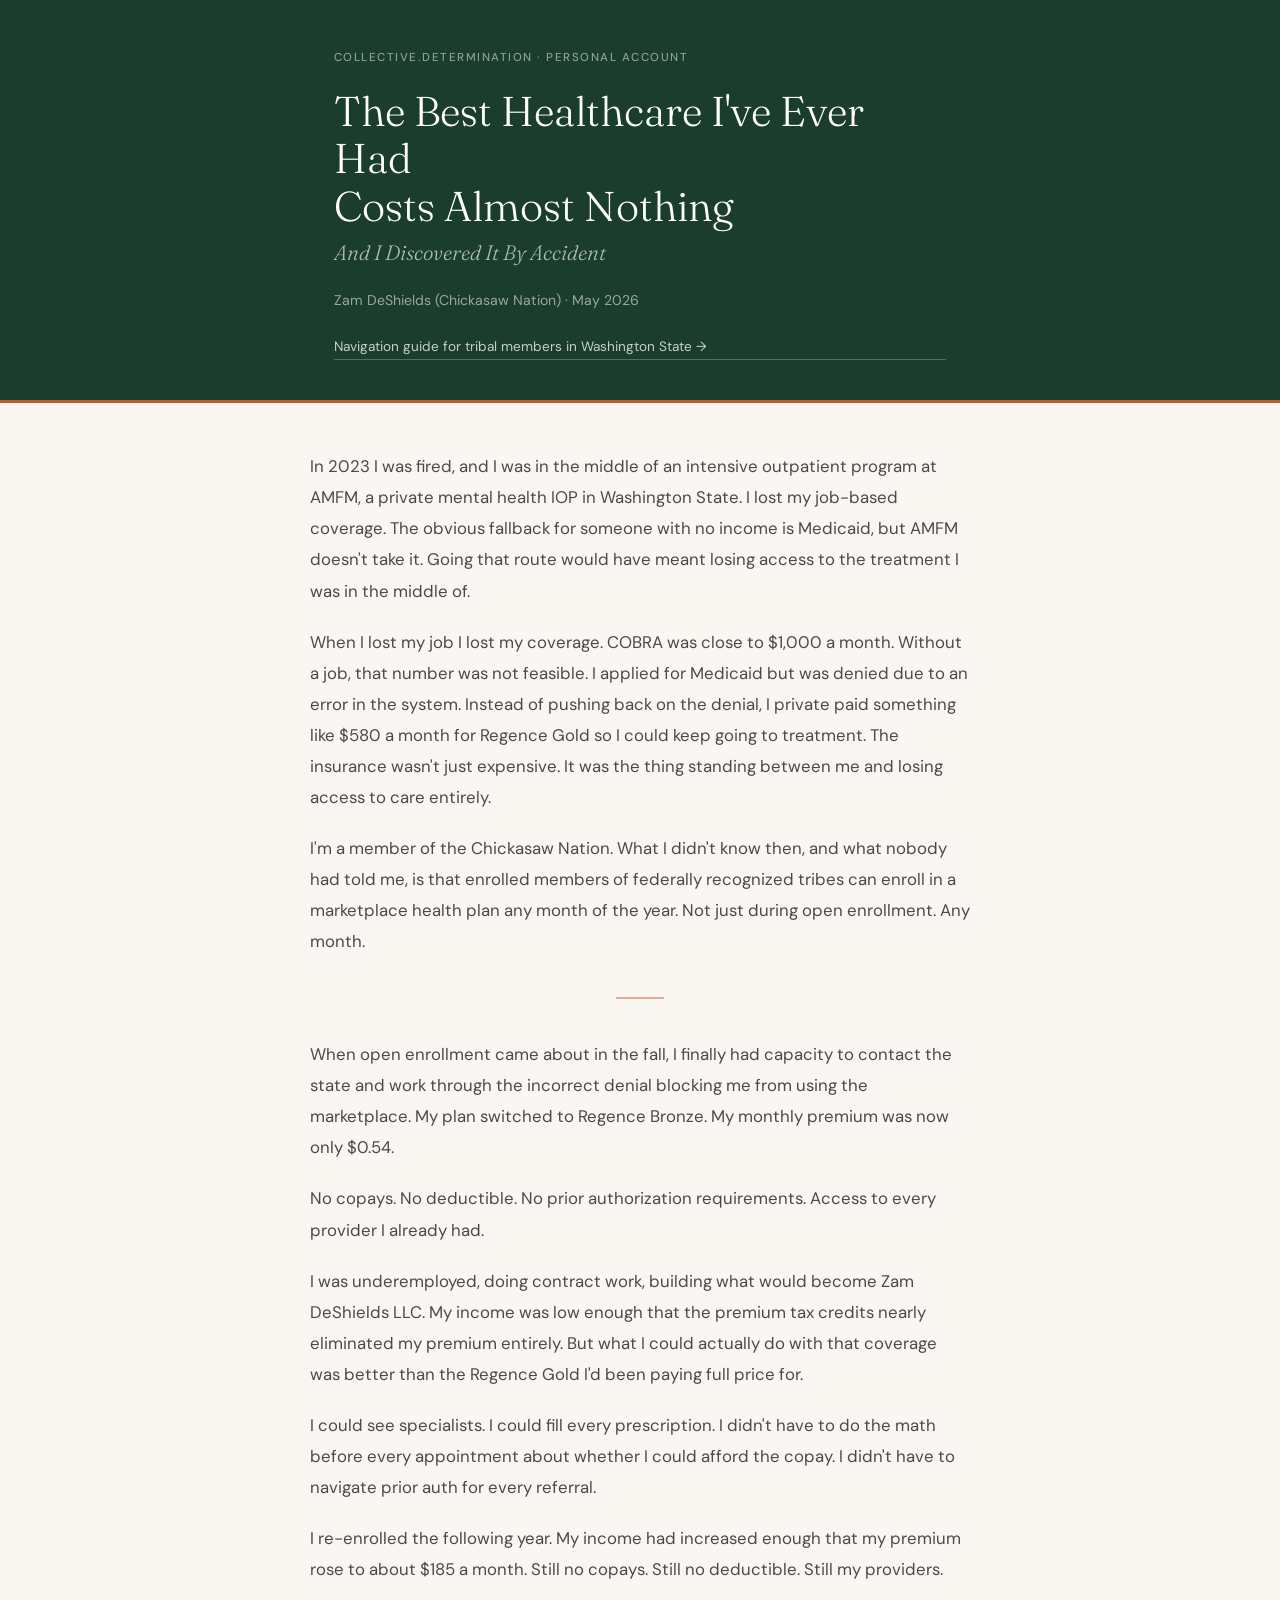
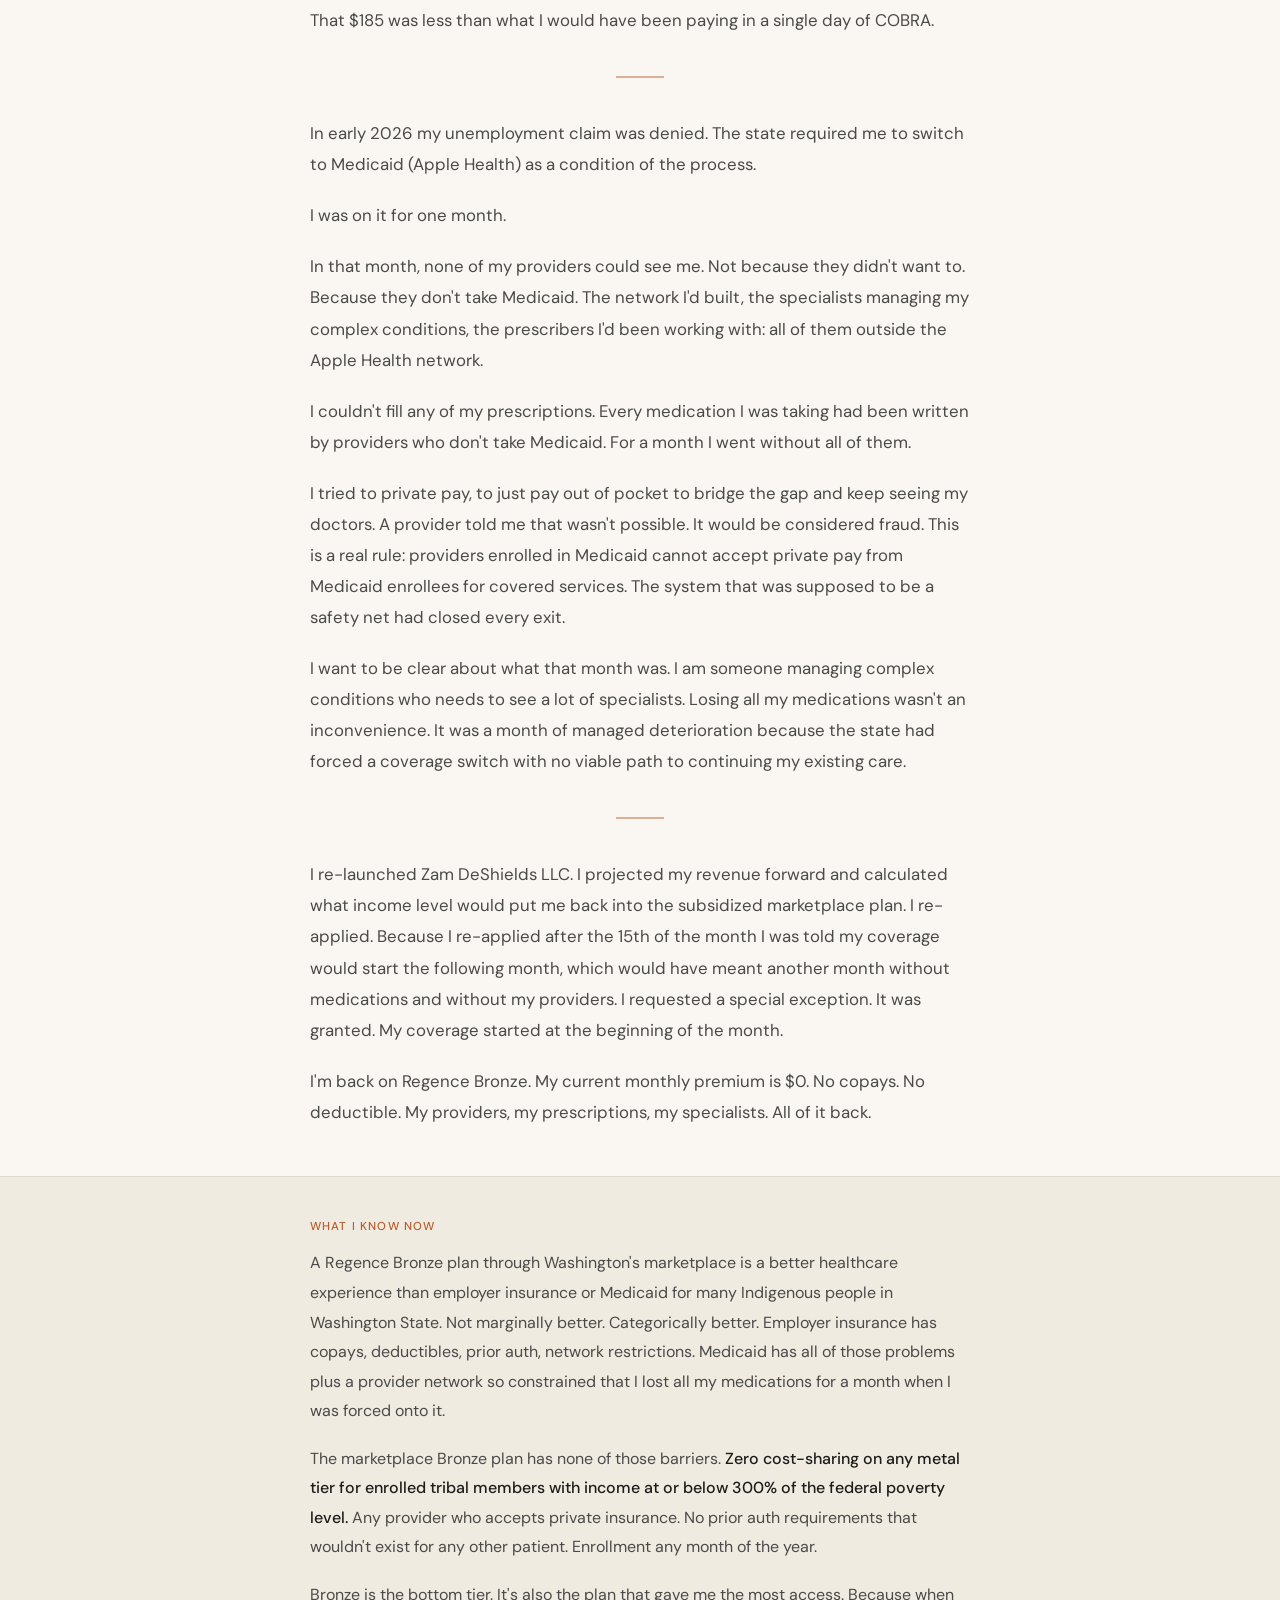
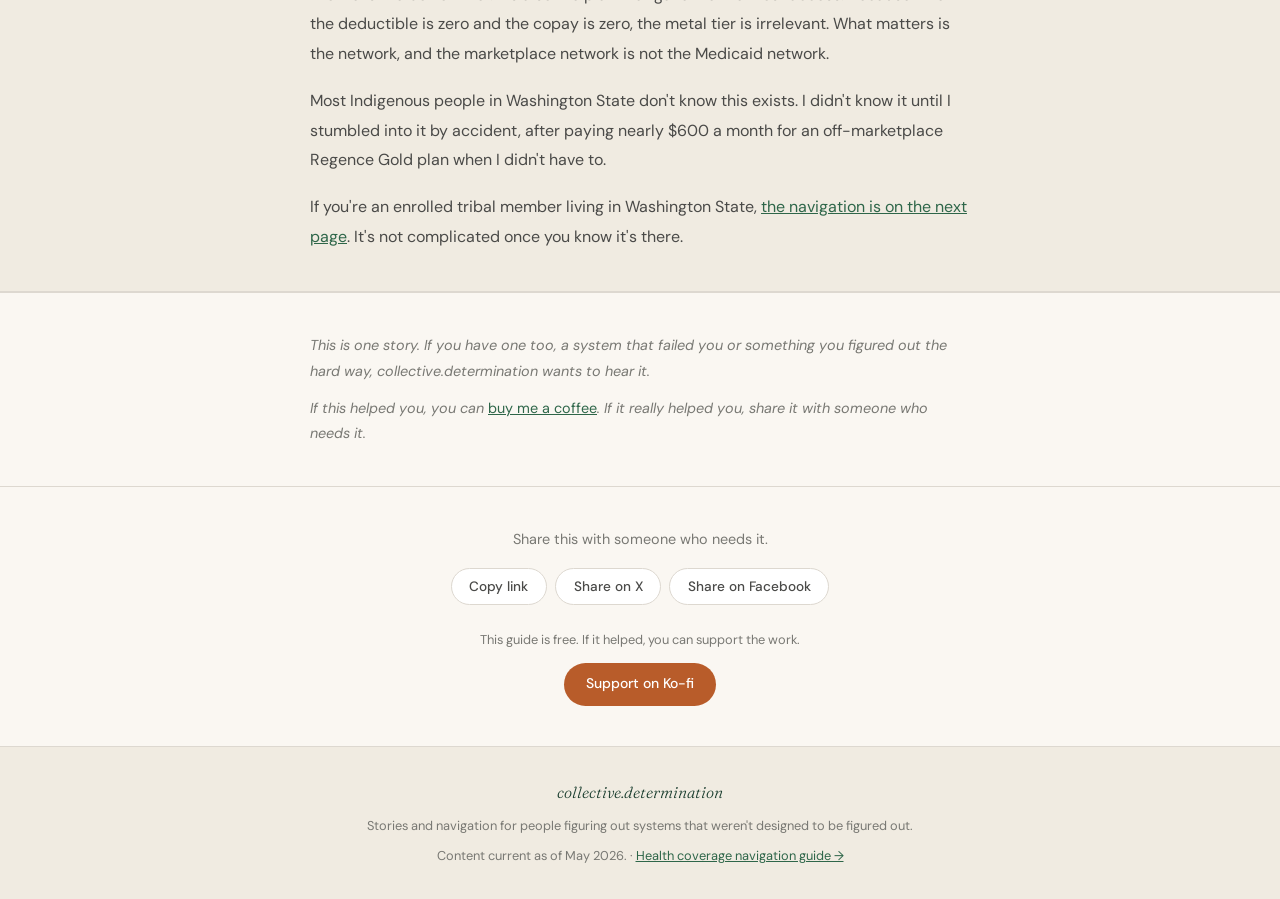
<file: nav/indigenous-health-wa-story.html>
<!DOCTYPE html>
<html lang="en">
<head>
<meta charset="UTF-8">
<meta name="viewport" content="width=device-width, initial-scale=1.0">
<title>The Best Healthcare I've Ever Had Costs Almost Nothing | collective.determination</title>
<meta name="description" content="A first-person account of discovering the ACA marketplace benefit for enrolled tribal members in Washington State, and what it took to get there.">
<link rel="preconnect" href="https://fonts.googleapis.com">
<link rel="preconnect" href="https://fonts.gstatic.com" crossorigin>
<link href="https://fonts.googleapis.com/css2?family=Fraunces:ital,opsz,wght@0,9..144,300;0,9..144,400;0,9..144,500;1,9..144,300;1,9..144,400&family=DM+Sans:wght@400;500&display=swap" rel="stylesheet">
<style>
  *, *::before, *::after { box-sizing: border-box; margin: 0; padding: 0; }

  :root {
    --forest:       #1A3D2E;
    --forest-mid:   #2E6649;
    --forest-light: #4A9068;
    --cream:        #FAF7F2;
    --cream-dark:   #F0EBE1;
    --terra:        #B85C2A;
    --terra-light:  #E8DDD5;
    --text:         #1C1C1A;
    --text-mid:     #4A4A48;
    --text-light:   #787873;
    --border:       #DDD8D0;
    --border-light: #EAE6DF;
    --white:        #FFFFFF;
    --radius:       10px;
    --radius-sm:    6px;
    --max-prose:    660px;
  }

  body {
    font-family: 'DM Sans', system-ui, sans-serif;
    background: var(--cream);
    color: var(--text);
    font-size: 16px;
    line-height: 1.7;
    -webkit-font-smoothing: antialiased;
  }

  h1, h2, h3 {
    font-family: 'Fraunces', Georgia, serif;
    font-weight: 400;
    line-height: 1.2;
  }

  a { color: var(--forest-mid); }
  a:hover { color: var(--forest); }

  /* ── WRAPPER ── */
  .wrapper {
    max-width: var(--max-prose);
    margin: 0 auto;
    padding: 0 1.5rem;
  }

  /* ── DOCUMENT HEADER ── */
  .doc-header {
    background: var(--forest);
    color: #fff;
    padding: 3rem 1.5rem 2.5rem;
    border-bottom: 3px solid var(--terra);
  }
  .doc-header .wrapper { display: flex; flex-direction: column; gap: 0; }
  .doc-provenance {
    font-size: 0.72rem;
    text-transform: uppercase;
    letter-spacing: 0.13em;
    color: rgba(255,255,255,0.5);
    margin-bottom: 1.25rem;
    font-weight: 500;
  }
  .doc-provenance a { color: rgba(255,255,255,0.65); text-decoration: none; }
  .doc-provenance a:hover { color: #fff; }
  .doc-header h1 {
    font-size: clamp(1.75rem, 4.5vw, 2.6rem);
    font-weight: 300;
    color: #fff;
    margin-bottom: 0.5rem;
    line-height: 1.15;
  }
  .doc-subtitle {
    font-family: 'Fraunces', Georgia, serif;
    font-size: clamp(1.05rem, 2.5vw, 1.3rem);
    font-weight: 300;
    font-style: italic;
    color: rgba(255,255,255,0.65);
    margin-bottom: 1.5rem;
    line-height: 1.3;
  }
  .doc-byline {
    font-size: 0.88rem;
    color: rgba(255,255,255,0.55);
    line-height: 1.5;
    margin-bottom: 1.5rem;
  }
  .doc-nav-link {
    display: inline-block;
    font-size: 0.85rem;
    color: rgba(255,255,255,0.75);
    text-decoration: none;
    border-bottom: 1px solid rgba(255,255,255,0.25);
    padding-bottom: 1px;
    transition: color 0.15s, border-color 0.15s;
  }
  .doc-nav-link:hover { color: #fff; border-color: rgba(255,255,255,0.6); }

  /* ── STORY BODY ── */
  .story-body {
    padding: 3rem 1.5rem;
  }
  .story-body p {
    font-size: 1.05rem;
    line-height: 1.85;
    color: var(--text-mid);
    margin-bottom: 1.25rem;
    max-width: var(--max-prose);
    margin-left: auto;
    margin-right: auto;
  }
  .story-body p:last-child { margin-bottom: 0; }

  .story-divider {
    border: none;
    width: 3rem;
    border-top: 2px solid var(--terra);
    margin: 2.5rem auto;
    opacity: 0.45;
  }

  /* ── WHAT I KNOW NOW ── */
  .story-reckoning {
    background: var(--cream-dark);
    border-top: 1px solid var(--border);
    border-bottom: 1px solid var(--border);
    padding: 2.5rem 1.5rem;
  }
  .story-reckoning .reckoning-label {
    font-size: 0.72rem;
    text-transform: uppercase;
    letter-spacing: 0.1em;
    color: var(--terra);
    font-weight: 500;
    margin-bottom: 0.75rem;
    display: block;
    max-width: var(--max-prose);
    margin-left: auto;
    margin-right: auto;
  }
  .story-reckoning p {
    font-size: 1.0rem;
    line-height: 1.85;
    color: var(--text-mid);
    margin-bottom: 1.1rem;
    max-width: var(--max-prose);
    margin-left: auto;
    margin-right: auto;
  }
  .story-reckoning p:last-child { margin-bottom: 0; }
  .story-reckoning strong { color: var(--text); font-weight: 500; }

  /* ── CODA ── */
  .story-coda {
    padding: 2.5rem 1.5rem;
    border-top: 1px solid var(--border);
  }
  .story-coda p {
    font-size: 0.9rem;
    line-height: 1.75;
    color: var(--text-light);
    font-style: italic;
    max-width: var(--max-prose);
    margin: 0 auto 0.75rem;
  }
  .story-coda p:last-child { margin-bottom: 0; }
  .story-coda a { color: var(--forest-mid); font-style: normal; }

  /* ── SHARE BLOCK ── */
  .share-block {
    padding: 2.5rem 1.5rem;
    border-top: 1px solid var(--border);
    text-align: center;
  }
  .share-prompt {
    font-size: 0.9rem;
    color: var(--text-light);
    margin-bottom: 1rem;
    max-width: var(--max-prose);
    margin-left: auto;
    margin-right: auto;
  }
  .share-actions {
    display: flex;
    flex-wrap: wrap;
    gap: 0.5rem;
    justify-content: center;
    margin-bottom: 1.5rem;
  }
  .share-btn {
    display: inline-block;
    font-size: 0.85rem;
    font-weight: 500;
    padding: 0.5rem 1.1rem;
    border-radius: 100px;
    border: 1px solid var(--border);
    background: var(--white);
    color: var(--text-mid);
    text-decoration: none;
    cursor: pointer;
    font-family: inherit;
    transition: background 0.15s, border-color 0.15s;
    line-height: 1.4;
  }
  .share-btn:hover { background: var(--cream-dark); border-color: var(--text-light); color: var(--text); }
  .share-btn--copy.copied { background: var(--forest); color: #fff; border-color: var(--forest); }
  .share-kofi-note {
    font-size: 0.8rem;
    color: var(--text-light);
    margin-bottom: 0.75rem;
  }
  .share-kofi-btn {
    display: inline-block;
    background: var(--terra);
    color: #fff;
    text-decoration: none;
    font-size: 0.875rem;
    font-weight: 500;
    padding: 0.6rem 1.4rem;
    border-radius: 100px;
    transition: background 0.15s;
  }
  .share-kofi-btn:hover { background: #9E4D22; color: #fff; }

  /* ── FOOTER ── */
  footer {
    background: var(--cream-dark);
    border-top: 1px solid var(--border);
    padding: 2rem 1.5rem;
    text-align: center;
  }
  footer p {
    font-size: 0.8rem;
    color: var(--text-light);
    line-height: 1.7;
    max-width: var(--max-prose);
    margin: 0 auto;
  }
  footer p + p { margin-top: 0.5rem; }
  footer a { color: var(--forest-mid); }
  .footer-brand {
    font-family: 'Fraunces', serif;
    font-weight: 300;
    font-style: italic;
    font-size: 1rem;
    color: var(--forest);
    display: block;
    margin-bottom: 0.6rem;
  }

  /* ── MOBILE ── */
  @media (max-width: 600px) {
    .doc-header { padding: 2.25rem 1rem 2rem; }
    .story-body { padding: 2rem 1rem; }
    .story-reckoning { padding: 2rem 1rem; }
    .story-coda { padding: 2rem 1rem; }
    .share-block { padding: 2rem 1rem; }
    footer { padding: 1.5rem 1rem; }
  }
</style>
</head>
<body>

<!-- DOCUMENT HEADER -->
<header class="doc-header">
  <div class="wrapper">
    <p class="doc-provenance">collective.determination &middot; personal account</p>
    <h1>The Best Healthcare I've Ever Had<br>Costs Almost Nothing</h1>
    <p class="doc-subtitle">And I Discovered It By Accident</p>
    <p class="doc-byline">Zam DeShields (Chickasaw Nation) &middot; May 2026</p>
    <a href="indigenous-health-wa-nav.html" class="doc-nav-link">Navigation guide for tribal members in Washington State &rarr;</a>
  </div>
</header>

<!-- STORY BODY -->
<div class="story-body">

  <p>In 2023 I was fired, and I was in the middle of an intensive outpatient program at AMFM, a private mental health IOP in Washington State. I lost my job-based coverage. The obvious fallback for someone with no income is Medicaid, but AMFM doesn't take it. Going that route would have meant losing access to the treatment I was in the middle of.</p>

  <p>When I lost my job I lost my coverage. COBRA was close to $1,000 a month. Without a job, that number was not feasible. I applied for Medicaid but was denied due to an error in the system. Instead of pushing back on the denial, I private paid something like $580 a month for Regence Gold so I could keep going to treatment. The insurance wasn't just expensive. It was the thing standing between me and losing access to care entirely.</p>

  <p>I'm a member of the Chickasaw Nation. What I didn't know then, and what nobody had told me, is that enrolled members of federally recognized tribes can enroll in a marketplace health plan any month of the year. Not just during open enrollment. Any month.</p>

  <hr class="story-divider">

  <p>When open enrollment came about in the fall, I finally had capacity to contact the state and work through the incorrect denial blocking me from using the marketplace. My plan switched to Regence Bronze. My monthly premium was now only $0.54.</p>

  <p>No copays. No deductible. No prior authorization requirements. Access to every provider I already had.</p>

  <p>I was underemployed, doing contract work, building what would become Zam DeShields LLC. My income was low enough that the premium tax credits nearly eliminated my premium entirely. But what I could actually do with that coverage was better than the Regence Gold I'd been paying full price for.</p>

  <p>I could see specialists. I could fill every prescription. I didn't have to do the math before every appointment about whether I could afford the copay. I didn't have to navigate prior auth for every referral.</p>

  <p>I re-enrolled the following year. My income had increased enough that my premium rose to about $185 a month. Still no copays. Still no deductible. Still my providers.</p>

  <p>That $185 was less than what I would have been paying in a single day of COBRA.</p>

  <hr class="story-divider">

  <p>In early 2026 my unemployment claim was denied. The state required me to switch to Medicaid (Apple Health) as a condition of the process.</p>

  <p>I was on it for one month.</p>

  <p>In that month, none of my providers could see me. Not because they didn't want to. Because they don't take Medicaid. The network I'd built, the specialists managing my complex conditions, the prescribers I'd been working with: all of them outside the Apple Health network.</p>

  <p>I couldn't fill any of my prescriptions. Every medication I was taking had been written by providers who don't take Medicaid. For a month I went without all of them.</p>

  <p>I tried to private pay, to just pay out of pocket to bridge the gap and keep seeing my doctors. A provider told me that wasn't possible. It would be considered fraud. This is a real rule: providers enrolled in Medicaid cannot accept private pay from Medicaid enrollees for covered services. The system that was supposed to be a safety net had closed every exit.</p>

  <p>I want to be clear about what that month was. I am someone managing complex conditions who needs to see a lot of specialists. Losing all my medications wasn't an inconvenience. It was a month of managed deterioration because the state had forced a coverage switch with no viable path to continuing my existing care.</p>

  <hr class="story-divider">

  <p>I re-launched Zam DeShields LLC. I projected my revenue forward and calculated what income level would put me back into the subsidized marketplace plan. I re-applied. Because I re-applied after the 15th of the month I was told my coverage would start the following month, which would have meant another month without medications and without my providers. I requested a special exception. It was granted. My coverage started at the beginning of the month.</p>

  <p>I'm back on Regence Bronze. My current monthly premium is $0. No copays. No deductible. My providers, my prescriptions, my specialists. All of it back.</p>

</div>

<!-- WHAT I KNOW NOW -->
<div class="story-reckoning">
  <span class="reckoning-label">What I know now</span>
  <p>A Regence Bronze plan through Washington's marketplace is a better healthcare experience than employer insurance or Medicaid for many Indigenous people in Washington State. Not marginally better. Categorically better. Employer insurance has copays, deductibles, prior auth, network restrictions. Medicaid has all of those problems plus a provider network so constrained that I lost all my medications for a month when I was forced onto it.</p>
  <p>The marketplace Bronze plan has none of those barriers. <strong>Zero cost-sharing on any metal tier for enrolled tribal members with income at or below 300% of the federal poverty level.</strong> Any provider who accepts private insurance. No prior auth requirements that wouldn't exist for any other patient. Enrollment any month of the year.</p>
  <p>Bronze is the bottom tier. It's also the plan that gave me the most access. Because when the deductible is zero and the copay is zero, the metal tier is irrelevant. What matters is the network, and the marketplace network is not the Medicaid network.</p>
  <p>Most Indigenous people in Washington State don't know this exists. I didn't know it until I stumbled into it by accident, after paying nearly $600 a month for an off-marketplace Regence Gold plan when I didn't have to.</p>
  <p>If you're an enrolled tribal member living in Washington State, <a href="indigenous-health-wa-nav.html">the navigation is on the next page</a>. It's not complicated once you know it's there.</p>
</div>

<!-- CODA -->
<div class="story-coda">
  <p>This is one story. If you have one too, a system that failed you or something you figured out the hard way, collective.determination wants to hear it.</p>
  <p>If this helped you, you can <a href="https://ko-fi.com/zam231175" target="_blank" rel="noopener noreferrer">buy me a coffee</a>. If it really helped you, share it with someone who needs it.</p>
</div>

<!-- SHARE + SUPPORT -->
<div class="share-block">
  <p class="share-prompt">Share this with someone who needs it.</p>
  <div class="share-actions">
    <button class="share-btn share-btn--copy" onclick="copyPageLink(this)">Copy link</button>
    <a class="share-btn" href="https://twitter.com/intent/tweet?url=https%3A%2F%2Fzamdeshields.org%2Fnav%2Findigenous-health-wa-story.html&text=The+best+healthcare+I%E2%80%99ve+ever+had+costs+almost+nothing.+A+first-person+account+for+enrolled+tribal+members+in+Washington+State." target="_blank" rel="noopener noreferrer">Share on X</a>
    <a class="share-btn" href="https://www.facebook.com/sharer/sharer.php?u=https%3A%2F%2Fzamdeshields.org%2Fnav%2Findigenous-health-wa-story.html" target="_blank" rel="noopener noreferrer">Share on Facebook</a>
  </div>
  <p class="share-kofi-note">This guide is free. If it helped, you can support the work.</p>
  <a href="https://ko-fi.com/zam231175" target="_blank" rel="noopener noreferrer" class="share-kofi-btn">Support on Ko-fi</a>
</div>

<!-- FOOTER -->
<footer>
  <div class="wrapper">
    <span class="footer-brand">collective.determination</span>
    <p>Stories and navigation for people figuring out systems that weren't designed to be figured out.</p>
    <p>Content current as of May 2026. &middot; <a href="indigenous-health-wa-nav.html">Health coverage navigation guide &rarr;</a></p>
  </div>
</footer>

<script>
function copyPageLink(btn) {
  navigator.clipboard.writeText(window.location.href).then(function() {
    btn.textContent = 'Copied!';
    btn.classList.add('copied');
    setTimeout(function() { btn.textContent = 'Copy link'; btn.classList.remove('copied'); }, 2000);
  });
}
</script>

</body>
</html>
</file>
<file: assets/css/style.css>
/* ==========================================================================
   ZD LLC — zamdeshields.org
   Stack: plain HTML/CSS/JS, no frameworks
   ========================================================================== */

/* --------------------------------------------------------------------------
   Fonts
   -------------------------------------------------------------------------- */

/* --------------------------------------------------------------------------
   Custom properties
   -------------------------------------------------------------------------- */
:root {
  --green-deep:   #2A3828;
  --green-sage:   #B8CEB5;
  --green-light:  #F4F7F2;
  --text-dark:    #1A2618;
  --text-light:   #E8EDE6;
  --text-muted:   #5a6b58;
  --border:       #ccd9c9;
  --max-width:    1100px;
  --gap:          2rem;
}

/* --------------------------------------------------------------------------
   Reset / base
   -------------------------------------------------------------------------- */
*, *::before, *::after { box-sizing: border-box; margin: 0; padding: 0; }

html { font-size: 15px; scroll-behavior: smooth; }

body {
  font-family: 'DM Mono', 'IBM Plex Mono', 'Courier New', monospace;
  font-weight: 400;
  color: var(--text-dark);
  background: #fff;
  line-height: 1.6;
  font-variant-numeric: oldstyle-nums proportional-nums;
}

img { max-width: 100%; height: auto; display: block; }

a {
  color: var(--green-deep);
  text-decoration: underline;
  text-underline-offset: 3px;
}
a:hover { color: var(--text-muted); }

/* --------------------------------------------------------------------------
   Typography
   -------------------------------------------------------------------------- */
h1, h2, h3, h4, h5, h6 {
  font-family: 'Source Serif 4', 'Source Serif Pro', Georgia, 'Times New Roman', serif;
  font-variation-settings: 'opsz' 32;
  font-weight: 500;
  line-height: 1.2;
  color: var(--green-deep);
}

h1 { font-size: clamp(2.4rem, 5vw, 3.8rem); }
h2 { font-size: clamp(1.8rem, 3.5vw, 2.6rem); }
h3 { font-size: clamp(1.3rem, 2.5vw, 1.7rem); }
h4 { font-size: 1.15rem; }

p { margin-bottom: 1.2rem; }
p:last-child { margin-bottom: 0; }

.lead {
  font-size: 1.15rem;
  font-weight: 300;
  color: var(--text-muted);
  line-height: 1.75;
}

/* --------------------------------------------------------------------------
   Layout helpers
   -------------------------------------------------------------------------- */
.container {
  width: 100%;
  max-width: var(--max-width);
  margin-inline: auto;
  padding-inline: 1.5rem;
}

section { padding-block: 5rem; }

.section-label {
  font-family: 'DM Mono', 'IBM Plex Mono', 'Courier New', monospace;
  font-size: 0.75rem;
  font-weight: 600;
  letter-spacing: 0.12em;
  text-transform: uppercase;
  color: var(--text-muted);
  margin-bottom: 0.75rem;
}

.section-header {
  margin-bottom: 3rem;
}

.divider {
  width: 2.5rem;
  height: 2px;
  background: var(--green-sage);
  margin-top: 1rem;
}

/* --------------------------------------------------------------------------
   Buttons
   -------------------------------------------------------------------------- */
.btn {
  display: inline-block;
  padding: 0.75rem 2rem;
  font-family: 'DM Mono', 'IBM Plex Mono', 'Courier New', monospace;
  font-size: 0.9rem;
  font-weight: 600;
  letter-spacing: 0.05em;
  text-decoration: none;
  border: 2px solid transparent;
  cursor: pointer;
  transition: background 0.2s, color 0.2s, border-color 0.2s;
}

.btn-primary {
  background: var(--green-deep);
  color: var(--text-light);
  border-color: var(--green-deep);
}
.btn-primary:hover {
  background: transparent;
  color: var(--green-deep);
}

.btn-outline {
  background: transparent;
  color: var(--text-light);
  border-color: var(--green-sage);
}
.btn-outline:hover {
  background: var(--green-sage);
  color: var(--green-deep);
}

.btn-outline-dark {
  background: transparent;
  color: var(--green-deep);
  border-color: var(--green-deep);
}
.btn-outline-dark:hover {
  background: var(--green-deep);
  color: var(--text-light);
}

/* --------------------------------------------------------------------------
   Navigation
   -------------------------------------------------------------------------- */
.site-nav {
  position: sticky;
  top: 0;
  z-index: 100;
  background: var(--green-deep);
  border-bottom: 1px solid rgba(184,206,181,0.15);
}

.nav-inner {
  display: flex;
  align-items: center;
  justify-content: space-between;
  height: 4.5rem;
  gap: 1rem;
}

.nav-logo {
  display: flex;
  align-items: center;
  flex-shrink: 0;
}

.nav-logo img {
  height: 2.6rem;
  width: auto;
}

.nav-logo-text {
  font-family: 'Fraunces', Georgia, 'Times New Roman', serif;
  font-size: 1.3rem;
  font-weight: 500;
  color: var(--text-light);
  text-decoration: none;
  letter-spacing: 0.02em;
}
.nav-logo-text:hover { color: var(--green-sage); }

.nav-links {
  display: flex;
  align-items: center;
  gap: 0.25rem;
  list-style: none;
}

.nav-links a {
  font-family: 'DM Mono', 'IBM Plex Mono', 'Courier New', monospace;
  font-size: 0.85rem;
  font-weight: 500;
  letter-spacing: 0.04em;
  color: var(--text-light);
  text-decoration: none;
  padding: 0.4rem 0.75rem;
  border-bottom: 2px solid transparent;
  transition: color 0.2s, border-color 0.2s;
}

.nav-links a:hover,
.nav-links a.active {
  color: var(--green-sage);
  border-bottom-color: var(--green-sage);
}

/* Hamburger */
.nav-toggle {
  display: none;
  flex-direction: column;
  gap: 5px;
  background: none;
  border: none;
  cursor: pointer;
  padding: 0.5rem;
}
.nav-toggle span {
  display: block;
  width: 24px;
  height: 2px;
  background: var(--text-light);
  transition: transform 0.3s, opacity 0.3s;
}

/* --------------------------------------------------------------------------
   Footer
   -------------------------------------------------------------------------- */
.site-footer {
  background: var(--green-deep);
  color: var(--text-light);
  padding-block: 2.5rem;
  font-size: 0.875rem;
}

.footer-inner {
  display: flex;
  flex-wrap: wrap;
  align-items: center;
  justify-content: space-between;
  gap: 1rem;
}

.footer-links {
  display: flex;
  flex-wrap: wrap;
  gap: 0.5rem 1.5rem;
  list-style: none;
}

.footer-links a {
  color: var(--green-sage);
  text-decoration: none;
  font-size: 0.85rem;
}
.footer-links a:hover { color: var(--text-light); text-decoration: underline; }

/* --------------------------------------------------------------------------
   Hero (home)
   -------------------------------------------------------------------------- */
.hero {
  background: var(--green-deep);
  color: var(--text-light);
  padding-block: 7rem 6rem;
}

.hero-logo {
  margin-inline: auto;
  margin-bottom: 2.5rem;
  height: 90px;
  width: auto;
}

.hero h1 {
  color: var(--text-light);
  font-weight: 300;
  letter-spacing: 0.03em;
  margin-bottom: 1.25rem;
}

.hero-tagline {
  font-size: clamp(1rem, 2.2vw, 1.35rem);
  color: var(--green-sage);
  font-family: 'DM Mono', 'IBM Plex Mono', 'Courier New', monospace;
  font-weight: 300;
  letter-spacing: 0.04em;
  margin-bottom: 2.5rem;
}

/* --------------------------------------------------------------------------
   Credibility bar
   -------------------------------------------------------------------------- */
.credibility-bar {
  background: var(--green-light);
  border-top: 1px solid var(--border);
  border-bottom: 1px solid var(--border);
  padding-block: 1.25rem;
}

.credibility-bar p {
  font-size: 0.9rem;
  font-weight: 500;
  letter-spacing: 0.04em;
  color: var(--text-muted);
  text-align: center;
  margin: 0;
}

/* --------------------------------------------------------------------------
   Three-column teaser (home)
   -------------------------------------------------------------------------- */
.teaser-grid {
  display: grid;
  grid-template-columns: repeat(3, 1fr);
  gap: var(--gap);
  margin-top: 3rem;
}

.teaser-card {
  padding: 2rem 1.75rem;
  border-top: 2px solid var(--green-sage);
}

.teaser-card h3 {
  margin-bottom: 0.75rem;
}

.teaser-card p {
  font-size: 0.95rem;
  color: var(--text-muted);
  margin-bottom: 1.25rem;
}

.teaser-card a.text-link {
  font-size: 0.85rem;
  font-weight: 600;
  letter-spacing: 0.04em;
  text-transform: uppercase;
  text-decoration: none;
  color: var(--green-deep);
  border-bottom: 1px solid var(--green-sage);
  padding-bottom: 2px;
}
.teaser-card a.text-link:hover { border-bottom-color: var(--green-deep); }

.home-cta {
  text-align: center;
  padding-block: 5rem;
  background: var(--green-light);
  border-top: 1px solid var(--border);
}

.home-cta h2 { margin-bottom: 0.75rem; }
.home-cta p { color: var(--text-muted); margin-bottom: 2rem; }

/* --------------------------------------------------------------------------
   About page
   -------------------------------------------------------------------------- */
.about-grid {
  display: grid;
  grid-template-columns: 260px 1fr;
  gap: 4rem;
  align-items: start;
}

.headshot-placeholder {
  width: 220px;
  height: 220px;
  border-radius: 50%;
  background: var(--green-sage);
  display: flex;
  align-items: center;
  justify-content: center;
  margin-inline: auto;
}

.headshot-placeholder span {
  font-family: 'Fraunces', Georgia, 'Times New Roman', serif;
  font-size: 3.5rem;
  font-weight: 300;
  color: var(--green-deep);
}

.about-bio p {
  font-size: 1.05rem;
  line-height: 1.8;
  color: var(--text-dark);
}

.collaborations {
  background: var(--green-light);
  border-top: 1px solid var(--border);
  padding-block: 3rem;
}

.collaborations p {
  font-size: 0.95rem;
  color: var(--text-muted);
  max-width: 760px;
}

/* --------------------------------------------------------------------------
   Services page
   -------------------------------------------------------------------------- */
.services-grid {
  display: grid;
  grid-template-columns: repeat(2, 1fr);
  gap: var(--gap);
  margin-top: 3rem;
}

.service-card {
  padding: 2rem 2rem 2rem 1.75rem;
  border-left: 3px solid var(--green-sage);
  background: var(--green-light);
}

.service-card h3 {
  margin-bottom: 0.6rem;
}

.service-card p {
  font-size: 0.95rem;
  color: var(--text-muted);
  margin: 0;
}

.services-closing {
  margin-top: 3.5rem;
  padding-top: 2.5rem;
  border-top: 1px solid var(--border);
}
.services-closing p { color: var(--text-muted); margin-bottom: 1.5rem; }

/* --------------------------------------------------------------------------
   Speaking page
   -------------------------------------------------------------------------- */
.speaking-timeline {
  margin-top: 3rem;
  display: flex;
  flex-direction: column;
  gap: 0;
}

.timeline-item {
  display: grid;
  grid-template-columns: 10rem 1fr;
  gap: 2rem;
  padding-block: 2rem;
  border-bottom: 1px solid var(--border);
  align-items: start;
}

.timeline-item:first-child {
  border-top: 1px solid var(--border);
}

.timeline-date {
  font-family: 'DM Mono', 'IBM Plex Mono', 'Courier New', monospace;
  font-size: 0.8rem;
  font-weight: 600;
  letter-spacing: 0.06em;
  text-transform: uppercase;
  color: var(--text-muted);
  padding-top: 0.2rem;
  font-variant-numeric: lining-nums tabular-nums;
}

.timeline-content h3 {
  font-size: 1.2rem;
  margin-bottom: 0.35rem;
}

.timeline-content .venue {
  font-size: 0.9rem;
  color: var(--text-muted);
  margin: 0;
}

.timeline-content .co-presenter {
  font-size: 0.9rem;
  color: var(--text-muted);
  font-style: italic;
  margin: 0.2rem 0 0;
}

.recording-link {
  display: inline-block;
  font-size: 0.85rem;
  margin-top: 0.65rem;
}

.timeline-content .forthcoming {
  display: inline-block;
  font-size: 0.75rem;
  font-weight: 600;
  letter-spacing: 0.06em;
  text-transform: uppercase;
  background: var(--green-sage);
  color: var(--green-deep);
  padding: 0.15rem 0.6rem;
  margin-top: 0.5rem;
}

.topics-section {
  background: var(--green-light);
  border-top: 1px solid var(--border);
  padding-block: 4rem;
}

.topics-list {
  list-style: none;
  margin-top: 1.5rem;
  display: grid;
  grid-template-columns: repeat(2, 1fr);
  gap: 0.75rem 2rem;
}

.topics-list li {
  font-size: 0.95rem;
  color: var(--text-dark);
  padding-left: 1.25rem;
  position: relative;
}

.topics-list li::before {
  content: '';
  position: absolute;
  left: 0;
  top: 0.6rem;
  width: 0.4rem;
  height: 2px;
  background: var(--green-sage);
}

/* --------------------------------------------------------------------------
   Contact page
   -------------------------------------------------------------------------- */
.contact-grid {
  display: grid;
  grid-template-columns: 1fr 1.4fr;
  gap: 5rem;
  align-items: start;
}

.contact-info h2 { margin-bottom: 0.75rem; }
.contact-info .lead { margin-bottom: 2rem; }

.contact-details {
  list-style: none;
  display: flex;
  flex-direction: column;
  gap: 0.75rem;
  margin-bottom: 1.5rem;
}

.contact-details li {
  font-size: 0.95rem;
  color: var(--text-dark);
}

.contact-details li strong {
  font-weight: 600;
  color: var(--text-muted);
  display: inline-block;
  width: 6rem;
  font-size: 0.8rem;
  letter-spacing: 0.04em;
  text-transform: uppercase;
}

.contact-form {
  padding: 2.5rem;
  background: var(--green-light);
  border-top: 3px solid var(--green-sage);
}

.form-group {
  margin-bottom: 1.25rem;
}

.form-group label {
  display: block;
  font-size: 0.8rem;
  font-weight: 600;
  letter-spacing: 0.06em;
  text-transform: uppercase;
  color: var(--text-muted);
  margin-bottom: 0.4rem;
}

.form-group input,
.form-group select,
.form-group textarea {
  width: 100%;
  padding: 0.65rem 0.9rem;
  font-family: 'DM Mono', 'IBM Plex Mono', 'Courier New', monospace;
  font-size: 0.95rem;
  color: var(--text-dark);
  background: #fff;
  border: 1px solid var(--border);
  border-radius: 0;
  appearance: none;
  transition: border-color 0.2s;
}

.form-group input:focus,
.form-group select:focus,
.form-group textarea:focus {
  outline: none;
  border-color: var(--green-deep);
}

.form-group textarea { resize: vertical; min-height: 130px; }

.form-note {
  font-size: 0.8rem;
  color: var(--text-muted);
  margin-top: 1rem;
  font-style: italic;
}

/* --------------------------------------------------------------------------
   Page header (interior pages)
   -------------------------------------------------------------------------- */
.page-header {
  background: var(--green-deep);
  color: var(--text-light);
  padding-block: 4rem 3.5rem;
}

.page-header h1 {
  color: var(--text-light);
  font-weight: 300;
}

.page-header .lead {
  color: var(--green-sage);
  margin-top: 1rem;
  max-width: 680px;
}

/* --------------------------------------------------------------------------
   404 page
   -------------------------------------------------------------------------- */
.not-found {
  min-height: 60vh;
  display: flex;
  align-items: center;
  justify-content: center;
  text-align: center;
  flex-direction: column;
  gap: 1.5rem;
  padding: 4rem 1.5rem;
}

.not-found h1 { font-size: 6rem; color: var(--green-sage); line-height: 1; }
.not-found h2 { color: var(--green-deep); }
.not-found p { color: var(--text-muted); max-width: 480px; }

/* --------------------------------------------------------------------------
   Resources page — responsive video embeds
   -------------------------------------------------------------------------- */
.video-wrapper {
  position: relative;
  padding-bottom: 56.25%; /* 16:9 */
  height: 0;
  overflow: hidden;
  background: var(--green-deep);
  margin-bottom: 3rem;
}

.video-wrapper iframe {
  position: absolute;
  top: 0;
  left: 0;
  width: 100%;
  height: 100%;
  border: 0;
}

.resource-highlight {
  background: var(--green-deep);
  color: var(--text-light);
  padding-block: 4rem;
  margin-block: 4rem 0;
}

.resource-highlight h2 { color: var(--text-light); font-weight: 300; margin-bottom: 1rem; }
.resource-highlight p { color: var(--green-sage); max-width: 640px; margin-bottom: 1.75rem; }
.resource-highlight a.btn { display: inline-block; }

/* --------------------------------------------------------------------------
   Responsive
   -------------------------------------------------------------------------- */
@media (max-width: 900px) {
  .teaser-grid { grid-template-columns: 1fr; }
  .about-grid { grid-template-columns: 1fr; }
  .services-grid { grid-template-columns: 1fr; }
  .contact-grid { grid-template-columns: 1fr; gap: 3rem; }
  .topics-list { grid-template-columns: 1fr; }
  .timeline-item { grid-template-columns: 1fr; gap: 0.5rem; }
}

@media (max-width: 700px) {
  section { padding-block: 3.5rem; }
  .hero { padding-block: 4.5rem 4rem; }
  .nav-links { display: none; flex-direction: column; position: absolute; top: 4.5rem; left: 0; right: 0; background: var(--green-deep); padding: 1rem 1.5rem 1.5rem; gap: 0; border-top: 1px solid rgba(184,206,181,0.2); }
  .nav-links.open { display: flex; }
  .nav-links a { padding: 0.75rem 0; border-bottom: 1px solid rgba(184,206,181,0.1); font-size: 1rem; }
  .nav-links a:last-child { border-bottom: none; }
  .nav-toggle { display: flex; }
  .site-nav { position: relative; }
  .footer-inner { flex-direction: column; }
  .contact-form { padding: 1.5rem; }
  .hero-content {
    flex-direction: column-reverse;
    align-items: center;
    text-align: center;
    gap: 1.5rem;
  }
  .headshot-img { width: 140px; height: 140px; }
  .footer-cta { padding-block: 3.5rem; }
}

@media (max-width: 500px) {
  .about-grid { text-align: center; }
  .headshot-placeholder { margin-inline: auto; }
}

/* --------------------------------------------------------------------------
   Hero — two-column content layout (home)
   -------------------------------------------------------------------------- */
.hero-content {
  display: flex;
  align-items: flex-start;
  gap: 3rem;
  margin-top: 1rem;
}

.hero-text { flex: 1; min-width: 0; }

.hero-lead {
  font-size: clamp(1.1rem, 2.2vw, 1.35rem);
  color: var(--green-sage);
  font-family: 'DM Mono', 'IBM Plex Mono', 'Courier New', monospace;
  font-weight: 300;
  line-height: 1.65;
  margin-top: 1.25rem;
  margin-bottom: 1.25rem;
}

.hero-secondary {
  font-size: 0.95rem;
  color: rgba(232, 237, 230, 0.72);
  font-family: 'DM Mono', 'IBM Plex Mono', 'Courier New', monospace;
  font-weight: 300;
  line-height: 1.75;
  margin: 0;
}

.hero-headshot { flex-shrink: 0; }

.headshot-img {
  width: 180px;
  height: 180px;
  border-radius: 50%;
  object-fit: cover;
  border: 3px solid var(--green-sage);
  display: block;
  background: var(--green-deep);
}

/* --------------------------------------------------------------------------
   Footer CTA (home)
   -------------------------------------------------------------------------- */
.footer-cta {
  background: var(--green-deep);
  color: var(--text-light);
  text-align: center;
  padding-block: 5rem;
}

.footer-cta h2 {
  color: var(--text-light);
  margin-bottom: 2rem;
}

.footer-cta-buttons {
  display: flex;
  justify-content: center;
  gap: 1rem;
  flex-wrap: wrap;
}

/* --------------------------------------------------------------------------
   Numeric figure style utilities
   -------------------------------------------------------------------------- */
.lining-figures,
.price,
button {
  font-variant-numeric: lining-nums tabular-nums;
}

/* --------------------------------------------------------------------------
   Accessibility utilities
   -------------------------------------------------------------------------- */
.sr-only {
  position: absolute;
  width: 1px;
  height: 1px;
  padding: 0;
  margin: -1px;
  overflow: hidden;
  clip: rect(0, 0, 0, 0);
  white-space: nowrap;
  border: 0;
}

/* --------------------------------------------------------------------------
   About page
   -------------------------------------------------------------------------- */
.about-hero-layout {
  display: flex;
  align-items: center;
  gap: 3rem;
  margin-top: 1.5rem;
}

.about-hero-layout h1 {
  flex: 1;
  min-width: 0;
}

.about-headshot {
  flex-shrink: 0;
  width: 340px;
  border-radius: 4px;
  overflow: hidden;
}

.about-headshot img {
  width: 100%;
  height: auto;
  display: block;
  border-radius: 4px;
}

.about-prose p {
  font-size: 1.05rem;
  line-height: 1.8;
  color: var(--text-dark);
  max-width: 700px;
}
.about-prose a { color: inherit; }

/* Green-light alternating section — used on about and reusable elsewhere */
.section-alt {
  background: var(--green-light);
  border-top: 1px solid var(--border);
  border-bottom: 1px solid var(--border);
  padding-block: 5rem;
}

@media (max-width: 900px) {
  .about-headshot { width: 260px; }
}

@media (max-width: 700px) {
  .about-hero-layout {
    flex-direction: column-reverse;
    align-items: center;
    gap: 1.5rem;
    text-align: center;
  }
  .about-headshot {
    width: 100%;
    max-width: 280px;
  }
}
</file>
